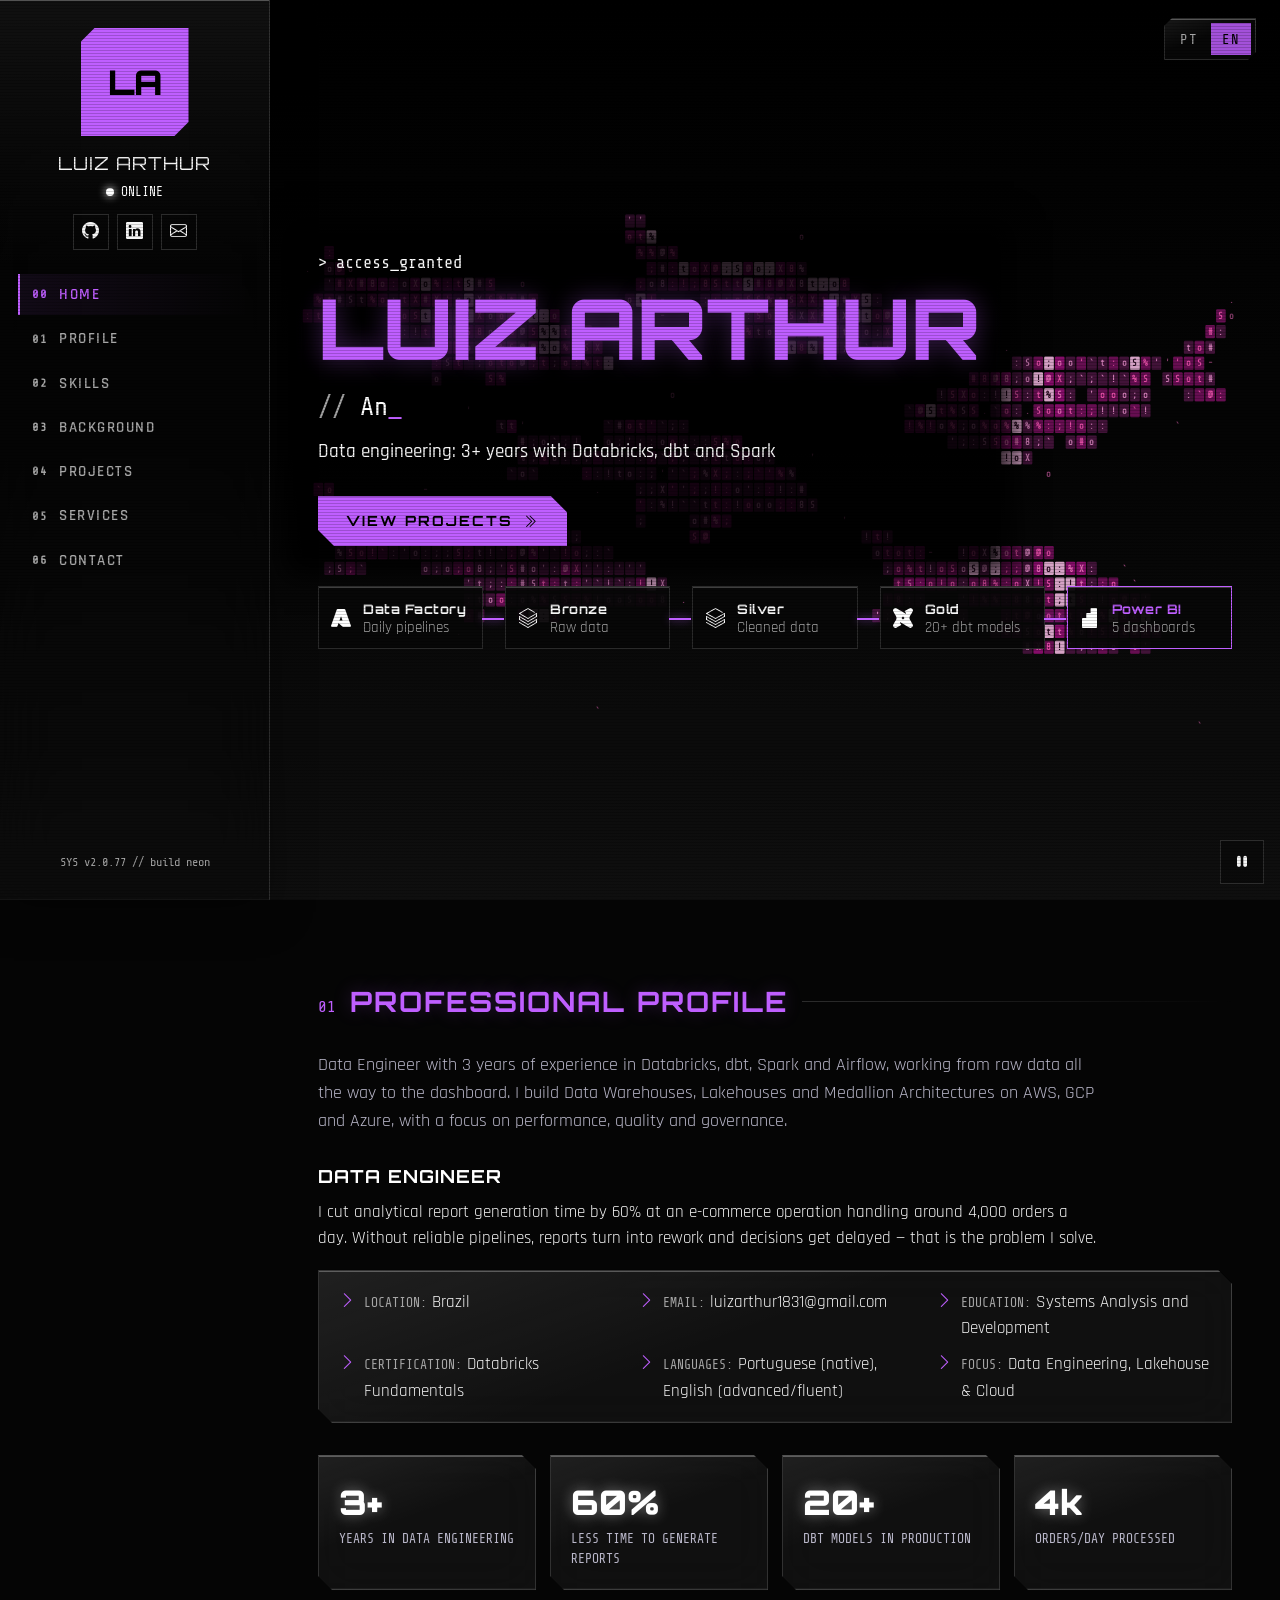
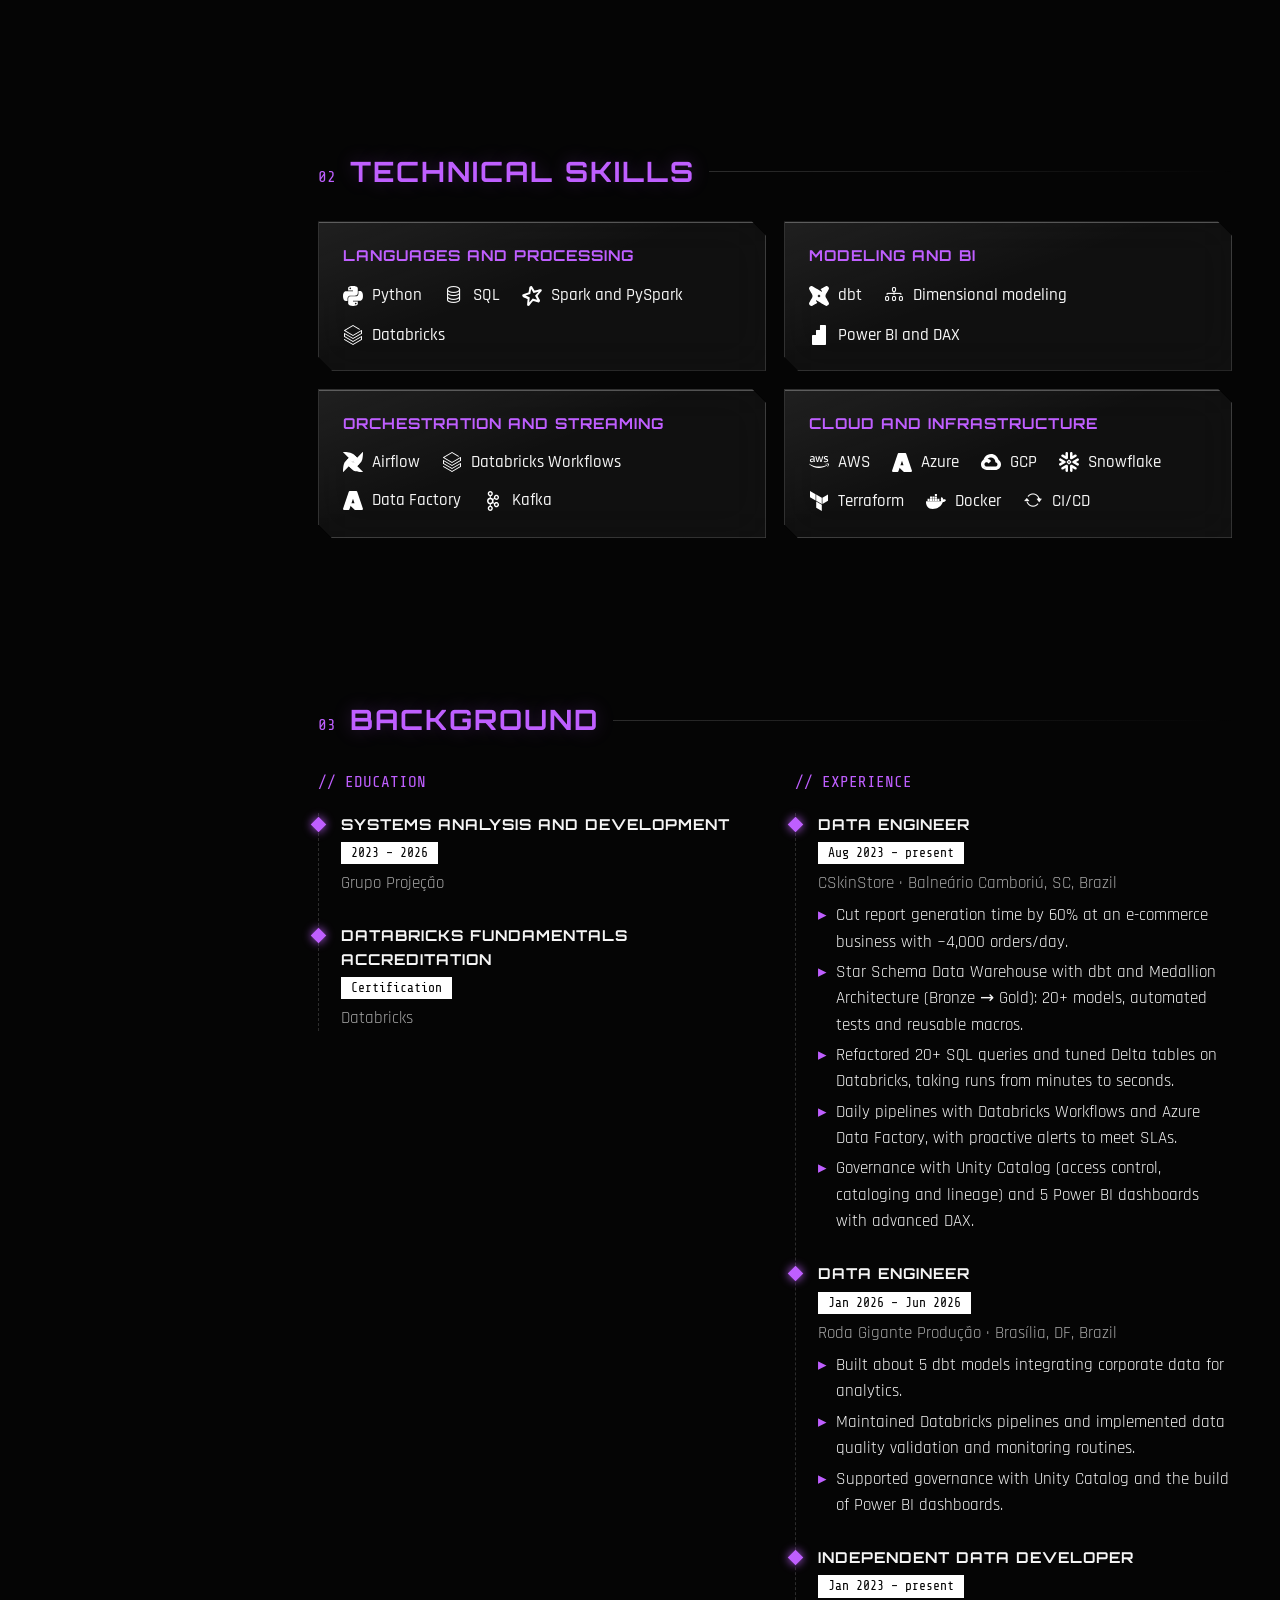
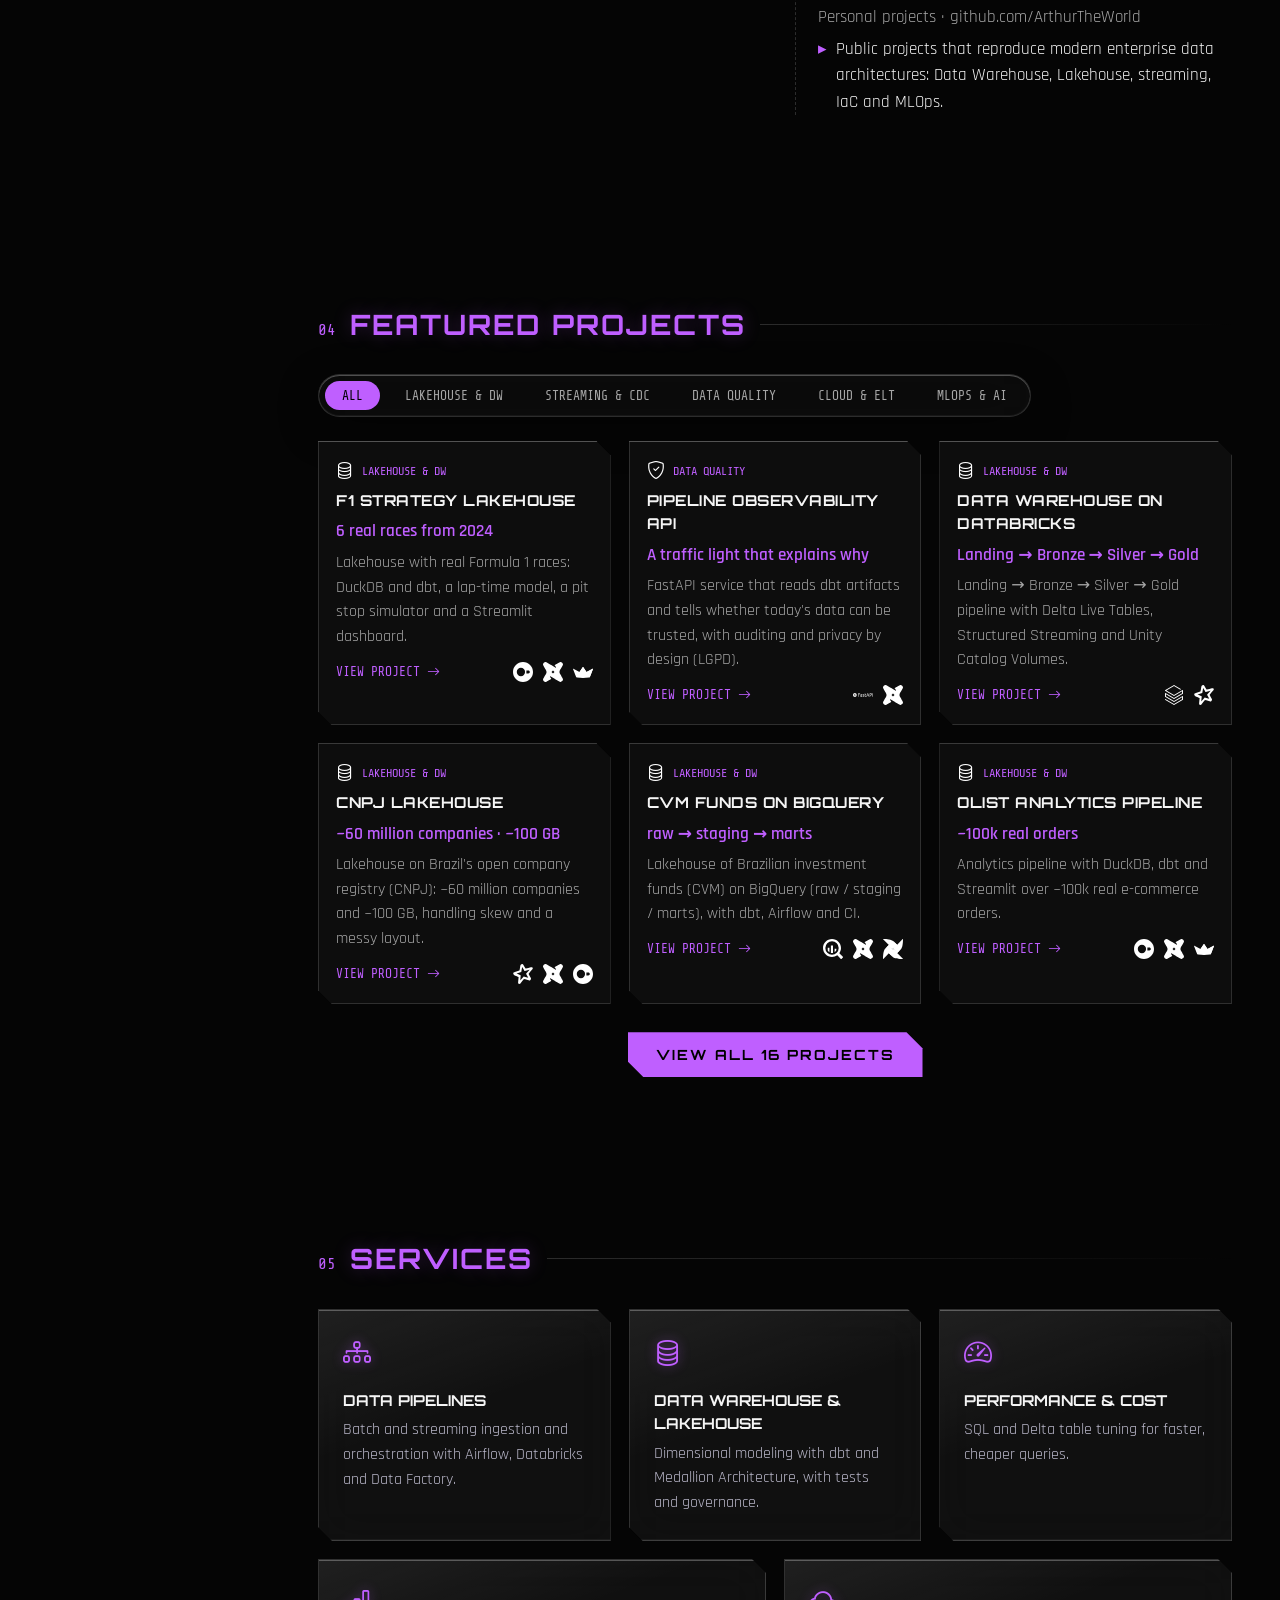
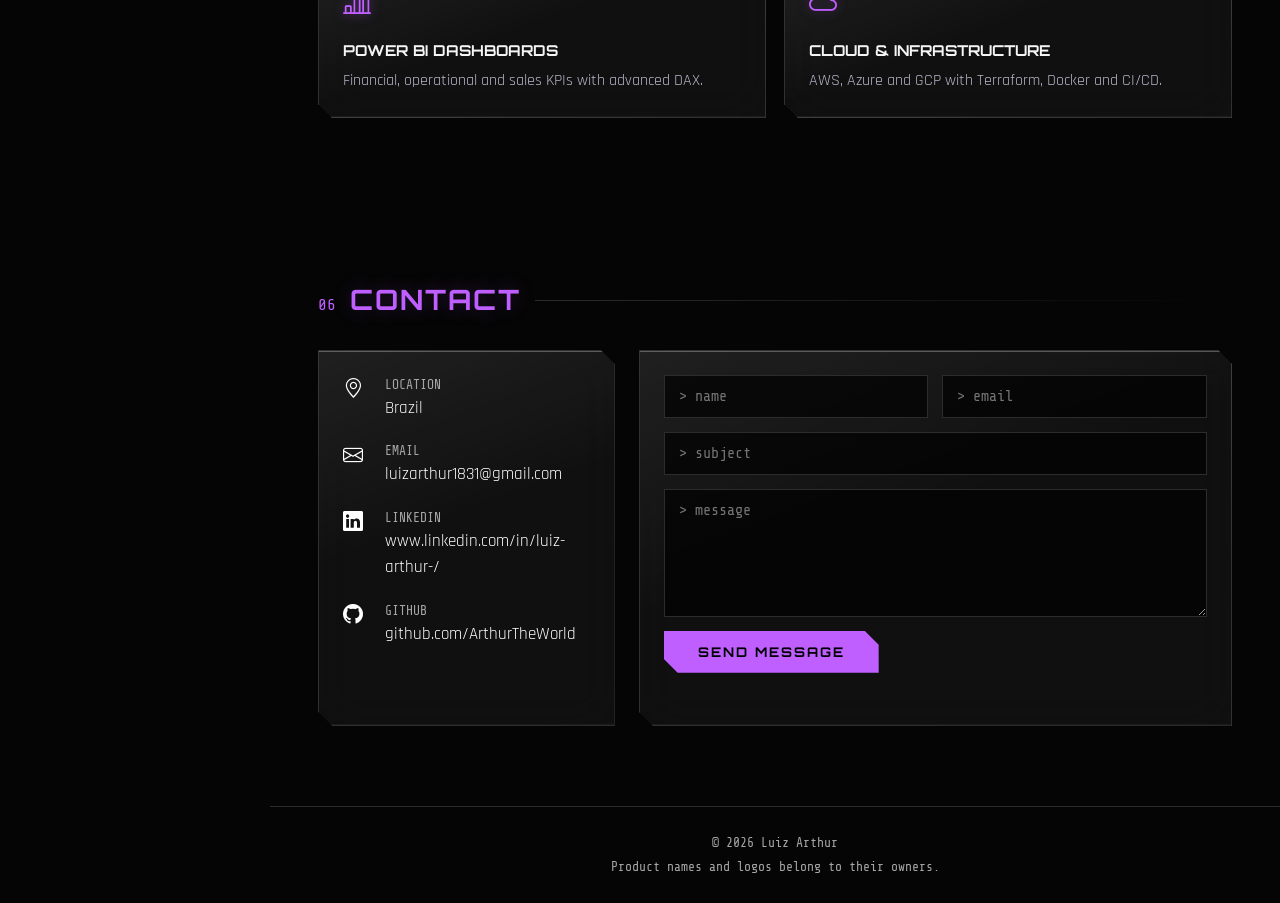
<file: index.html>
<!doctype html>
<html lang="pt-BR">
<head>
  <meta charset="utf-8">
  <meta name="viewport" content="width=device-width, initial-scale=1">
  <title>Portfólio</title>
  <meta name="description" content="Portfólio de Luiz Arthur — Engenheiro de Dados">
  <link rel="preconnect" href="https://fonts.googleapis.com">
  <link href="https://fonts.googleapis.com/css2?family=Orbitron:wght@500;700;900&family=Rajdhani:wght@400;500;600;700&family=Share+Tech+Mono&display=swap" rel="stylesheet">
  <link href="https://cdn.jsdelivr.net/npm/bootstrap-icons@1.11.3/font/bootstrap-icons.min.css" rel="stylesheet">
  <link href="style.css?v=4" rel="stylesheet">
  <link href="vidro.css?v=18" rel="stylesheet">
</head>
<body class="tema-vidro">

  <!-- Fundo: cardume de peixes em caracteres, desenhado por fundo.js -->
  <div class="luzes" aria-hidden="true"></div>

  <!-- Tela de inicialização -->
  <div class="boot" id="boot" aria-hidden="true">
    <pre id="bootTexto"></pre>
  </div>

  <button class="menu-toggle" id="menuToggle" aria-label="Abrir menu" aria-expanded="false"><i class="bi bi-list"></i></button>
  <div class="veu" id="veu"></div>

  <aside class="sidebar" id="sidebar">
    <div class="perfil">
      <div class="avatar" id="avatar"></div>
      <p class="nome" id="sidebarNome"></p>
      <p class="status"><span class="pulso"></span> ONLINE</p>
      <div class="redes" id="redes"></div>
    </div>
    <nav>
      <a href="#inicio" class="ativo"><span>00</span> Início</a>
      <a href="#sobre"><span>01</span> Perfil</a>
      <a href="#habilidades"><span>02</span> Competências</a>
      <a href="#curriculo"><span>03</span> Histórico</a>
      <a href="#projetos"><span>04</span> Projetos</a>
      <a href="#servicos"><span>05</span> Serviços</a>
      <a href="#contato"><span>06</span> Contato</a>
    </nav>
    <p class="versao">SYS v2.0.77 // build neon</p>
  </aside>

  <main>
    <section id="inicio" class="hero">
      <div class="grade"></div>
      <div class="hero-conteudo">
        <p class="pre-titulo">&gt; acesso_concedido</p>
        <h1 id="heroNome" class="glitch"></h1>
        <p class="digitando">// <span id="digitado"></span><span class="cursor">_</span></p>
        <p class="fato-hero" id="heroFato"></p>
        <a href="#projetos" class="botao">Ver projetos <i class="bi bi-chevron-double-right"></i></a>
        <ol class="pipeline" id="pipeline" aria-label="Caminho do dado: da ingestão aos dashboards"></ol>
      </div>
    </section>

    <section id="sobre">
      <div class="titulo-secao"><span>01</span><h2>Perfil profissional</h2></div>
      <p id="resumo" class="lead"></p>
      <div class="sobre-grid">
        <div>
          <h3 id="sobreTitulo"></h3>
          <p id="destaque"></p>
          <ul class="info" id="info"></ul>
        </div>
      </div>
      <div class="numeros" id="numeros"></div>
    </section>

    <section id="habilidades" class="alt">
      <div class="titulo-secao"><span>02</span><h2>Competências técnicas</h2></div>
      <div class="barras" id="barras"></div>
    </section>

    <section id="curriculo">
      <div class="titulo-secao"><span>03</span><h2>Histórico</h2></div>
      <div class="curriculo-grid">
        <div>
          <h3 class="subtitulo">Formação</h3>
          <div class="linha-tempo" id="formacao"></div>
        </div>
        <div>
          <h3 class="subtitulo">Experiência</h3>
          <div class="linha-tempo" id="experiencias"></div>
        </div>
      </div>
    </section>

    <section id="projetos" class="alt">
      <div class="titulo-secao"><span>04</span><h2>Projetos em destaque</h2></div>
      <div class="filtros" id="filtros"></div>
      <div class="projetos-grid" id="projetosGrid"></div>
      <button type="button" class="botao ver-todos" id="verTodos" hidden></button>
    </section>

    <section id="servicos">
      <div class="titulo-secao"><span>05</span><h2>Serviços</h2></div>
      <div class="servicos-grid" id="servicosGrid"></div>
    </section>

    <section id="contato" class="alt">
      <div class="titulo-secao"><span>06</span><h2>Contato</h2></div>
      <div class="contato-grid">
        <div class="contato-info" id="contatoInfo"></div>
        <form id="formContato">
          <div class="linha">
            <input name="nome" placeholder="> nome" required>
            <input name="email" type="email" placeholder="> email" required>
          </div>
          <input name="assunto" placeholder="> assunto" required>
          <textarea name="mensagem" rows="6" placeholder="> mensagem" required></textarea>
          <button type="submit">Enviar mensagem</button>
          <p class="status-form" id="statusForm"></p>
        </form>
      </div>
    </section>

    <footer>
      <p>© <span id="ano"></span> <span id="rodapeNome"></span></p>
      <p class="marcas">Nomes e logos de produtos pertencem aos seus donos.</p>
    </footer>
  </main>

  <script src="dados.js?v=3"></script>
  <script src="idioma.js?v=1"></script>
  <script src="script.js?v=5"></script>
  <script src="fundo.js?v=20"></script>
  <script>
    // Efeito glitch usa o nome como texto das camadas
    document.getElementById("heroNome").dataset.text = DADOS.nome;

    // Tela de inicialização (só na primeira visita da sessão)
    (function () {
      const boot = document.getElementById("boot");
      let jaViu = false;
      try { jaViu = sessionStorage.getItem("boot") === "1"; sessionStorage.setItem("boot", "1"); } catch {}
      // A pipeline se desenha quando o site aparece; com "menos movimento" ela já fica pronta
      const pipeline = document.getElementById("pipeline");
      const ligar = () => pipeline.classList.add("ligar");
      if (matchMedia("(prefers-reduced-motion: reduce)").matches) { boot.remove(); return; }
      if (jaViu) { boot.remove(); ligar(); return; }
      const linhas = [
        "> iniciando sistema..........OK",
        "> carregando pipelines.......OK",
        "> conectando ao lakehouse....OK",
        "> verificando credenciais....OK",
        "> bem-vindo,",
      ].map(tr);
      linhas[linhas.length - 1] += ` ${DADOS.nome.toUpperCase()}`;
      const pre = document.getElementById("bootTexto");
      linhas.forEach((l, i) => setTimeout(() => (pre.textContent += l + "\n"), 100 * i));
      setTimeout(() => { boot.classList.add("sair"); ligar(); }, 100 * linhas.length + 100);
      setTimeout(() => boot.remove(), 100 * linhas.length + 280);
      boot.addEventListener("click", () => { boot.remove(); ligar(); });
    })();
  </script>
</body>
</html>
</file>
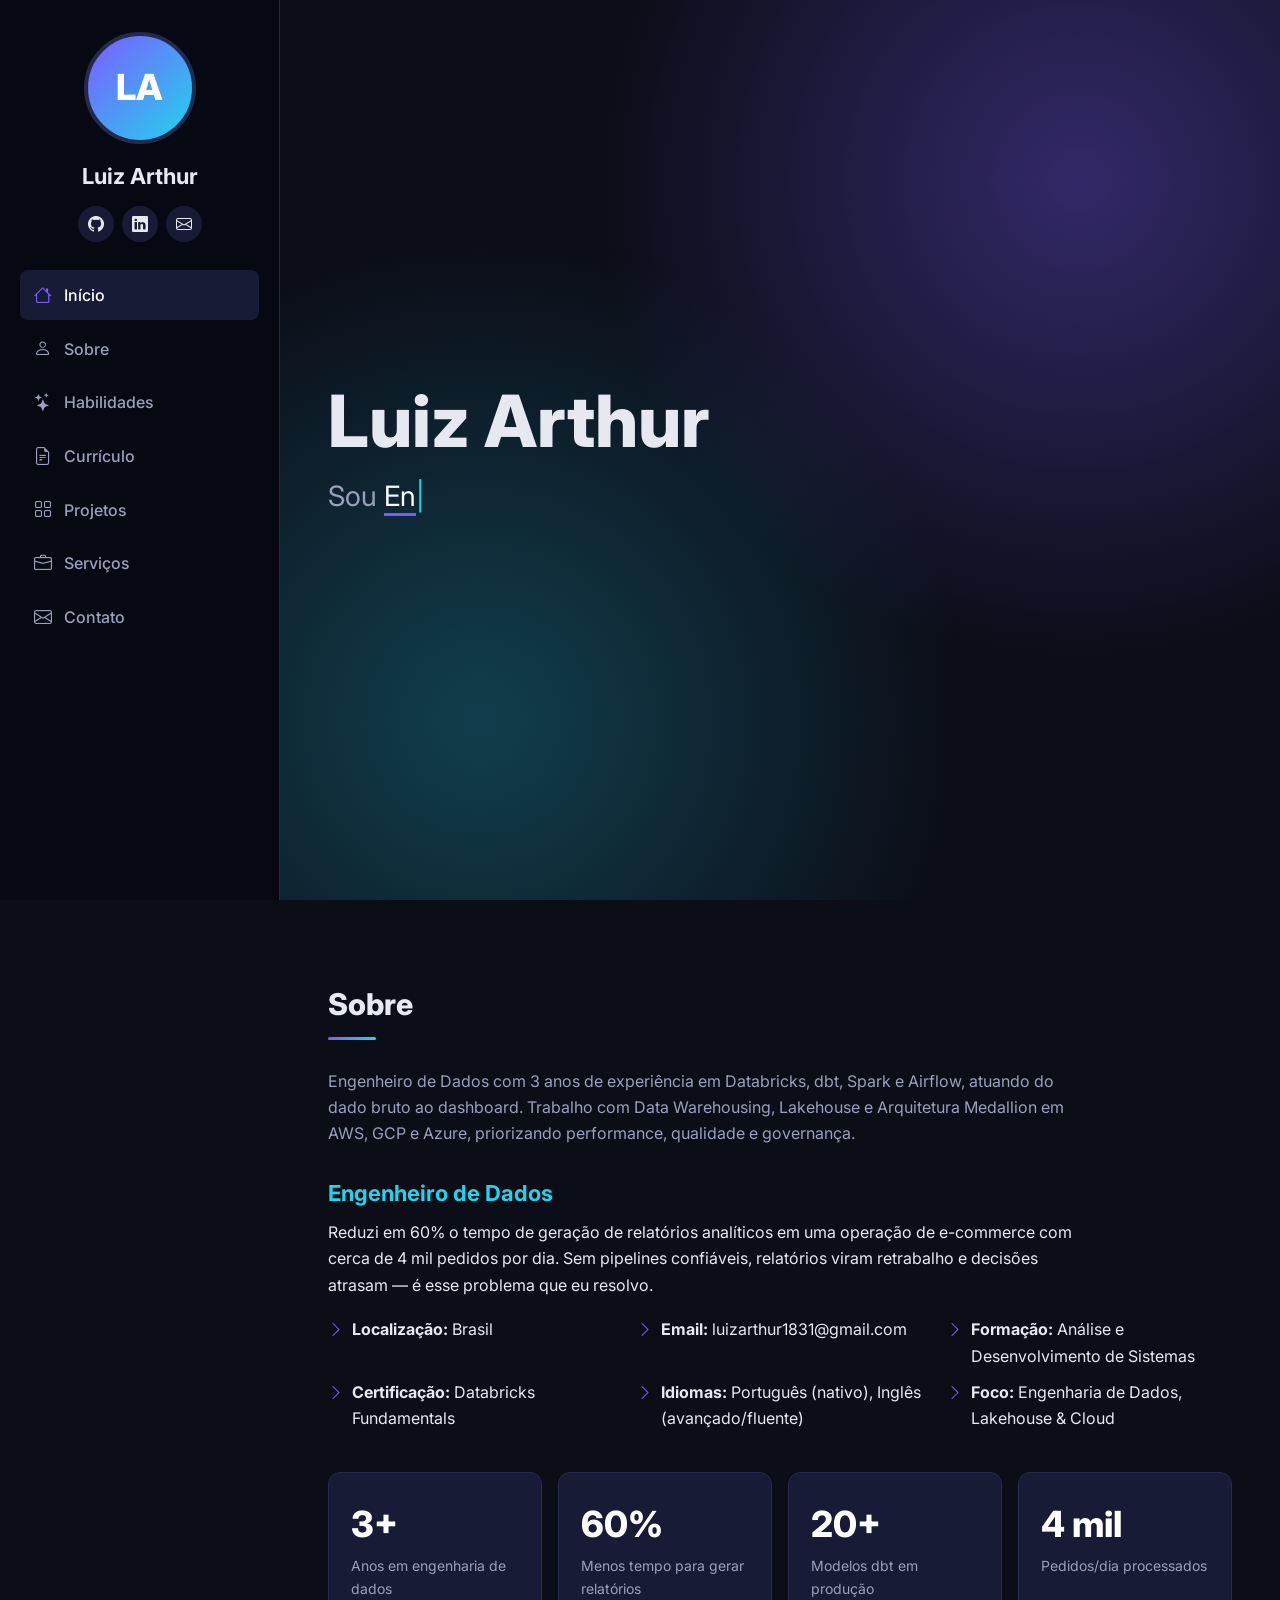
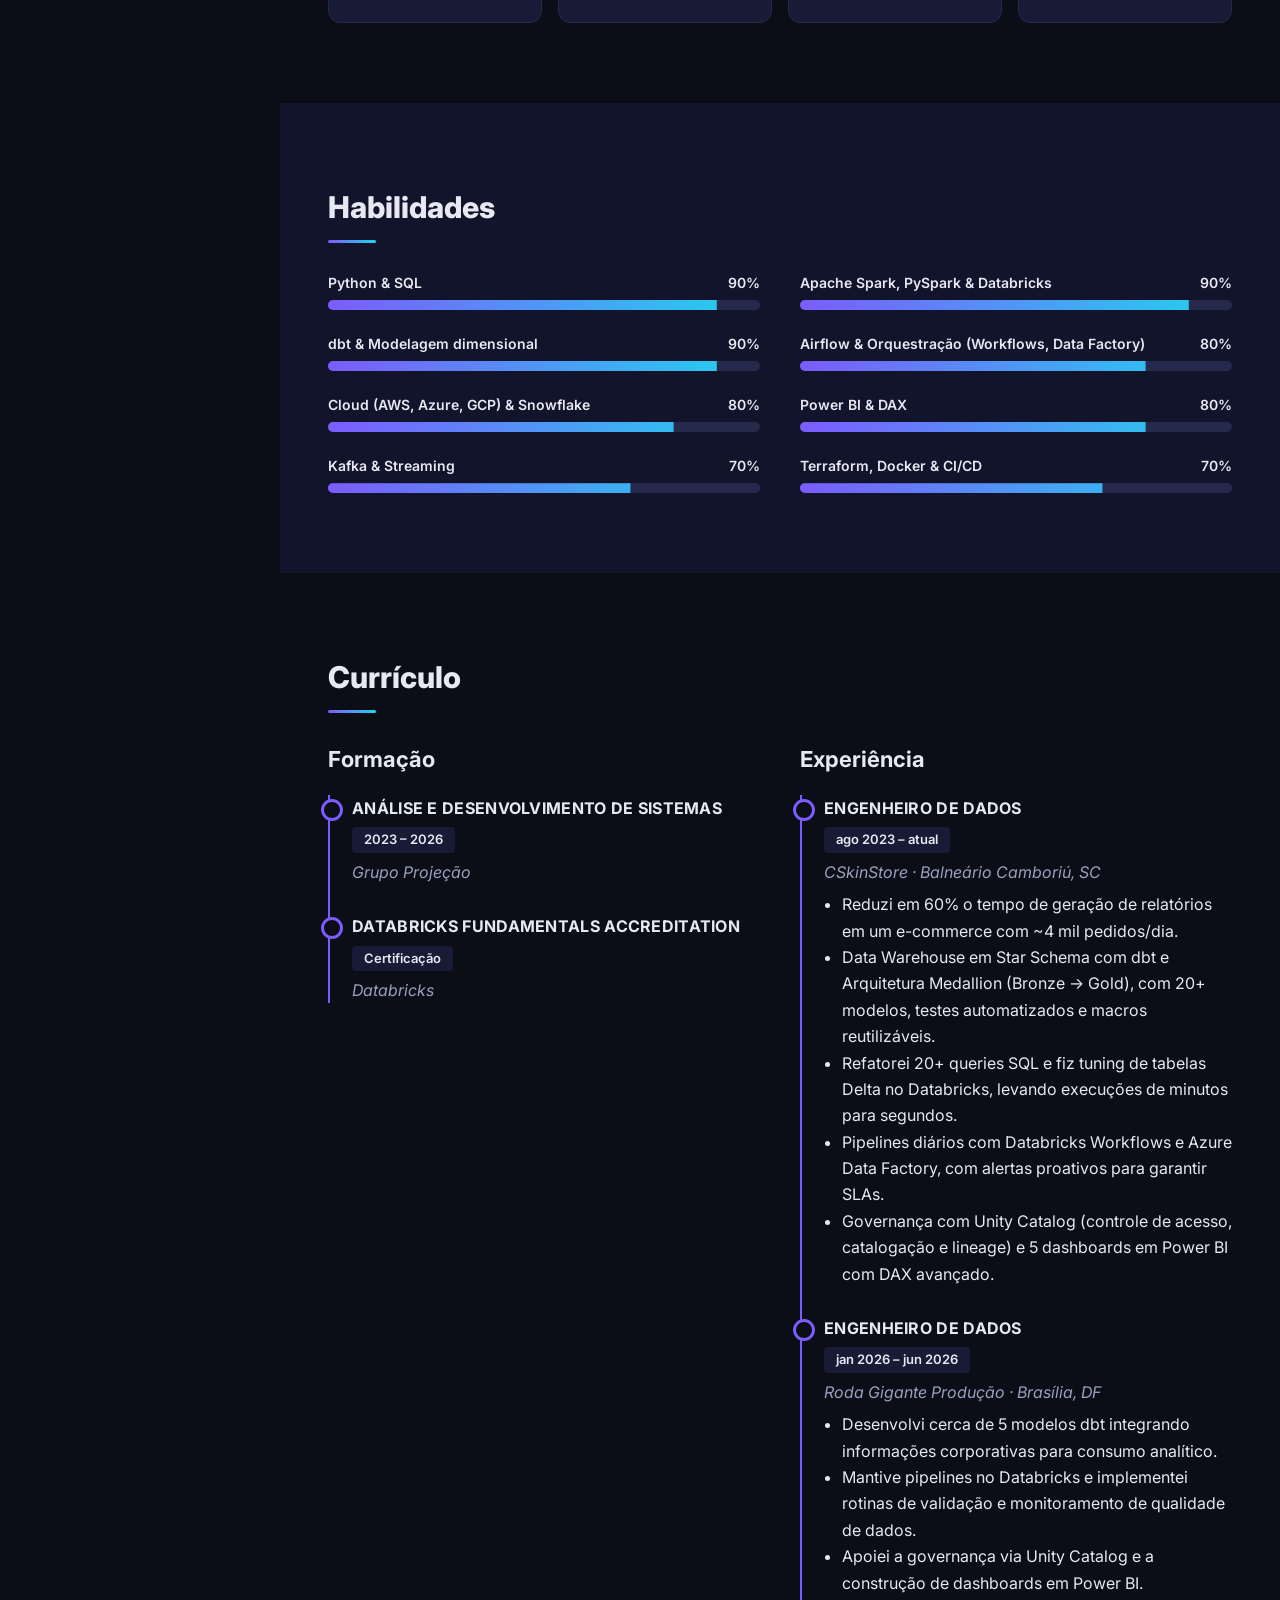
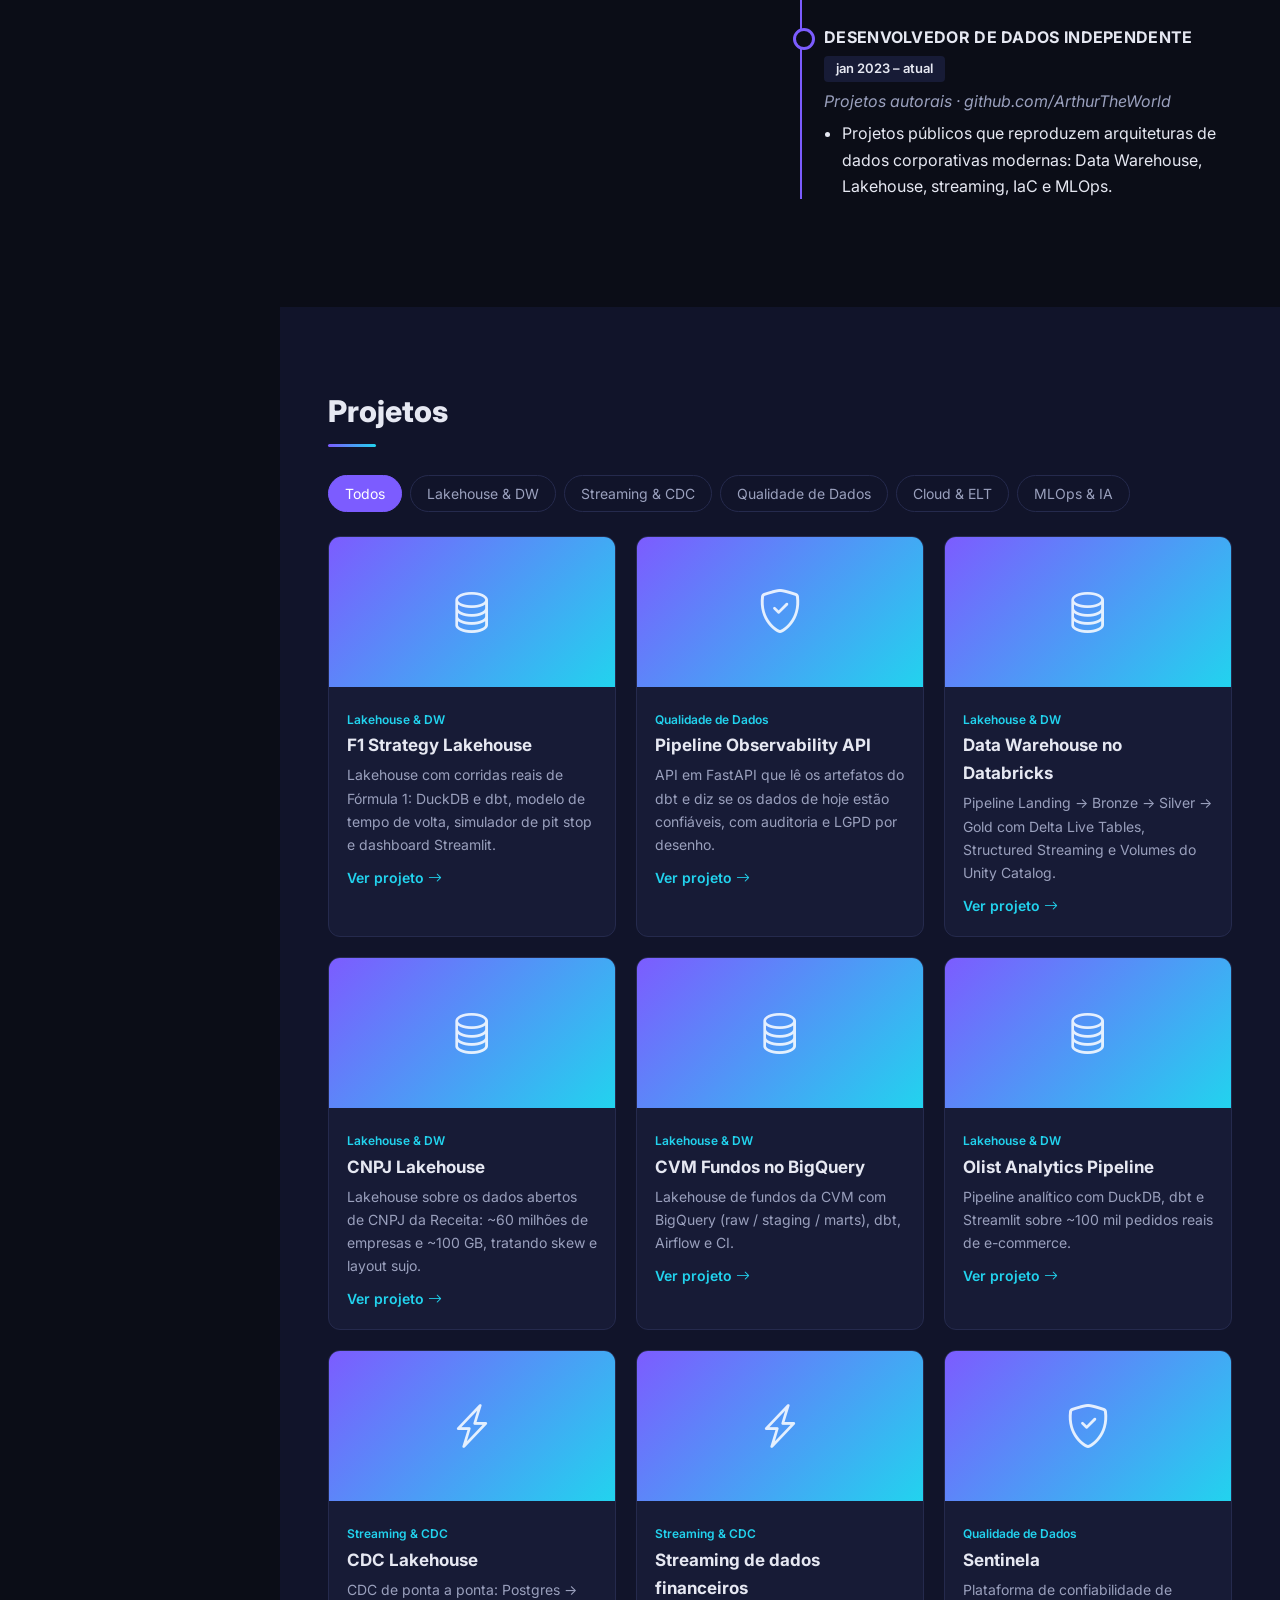
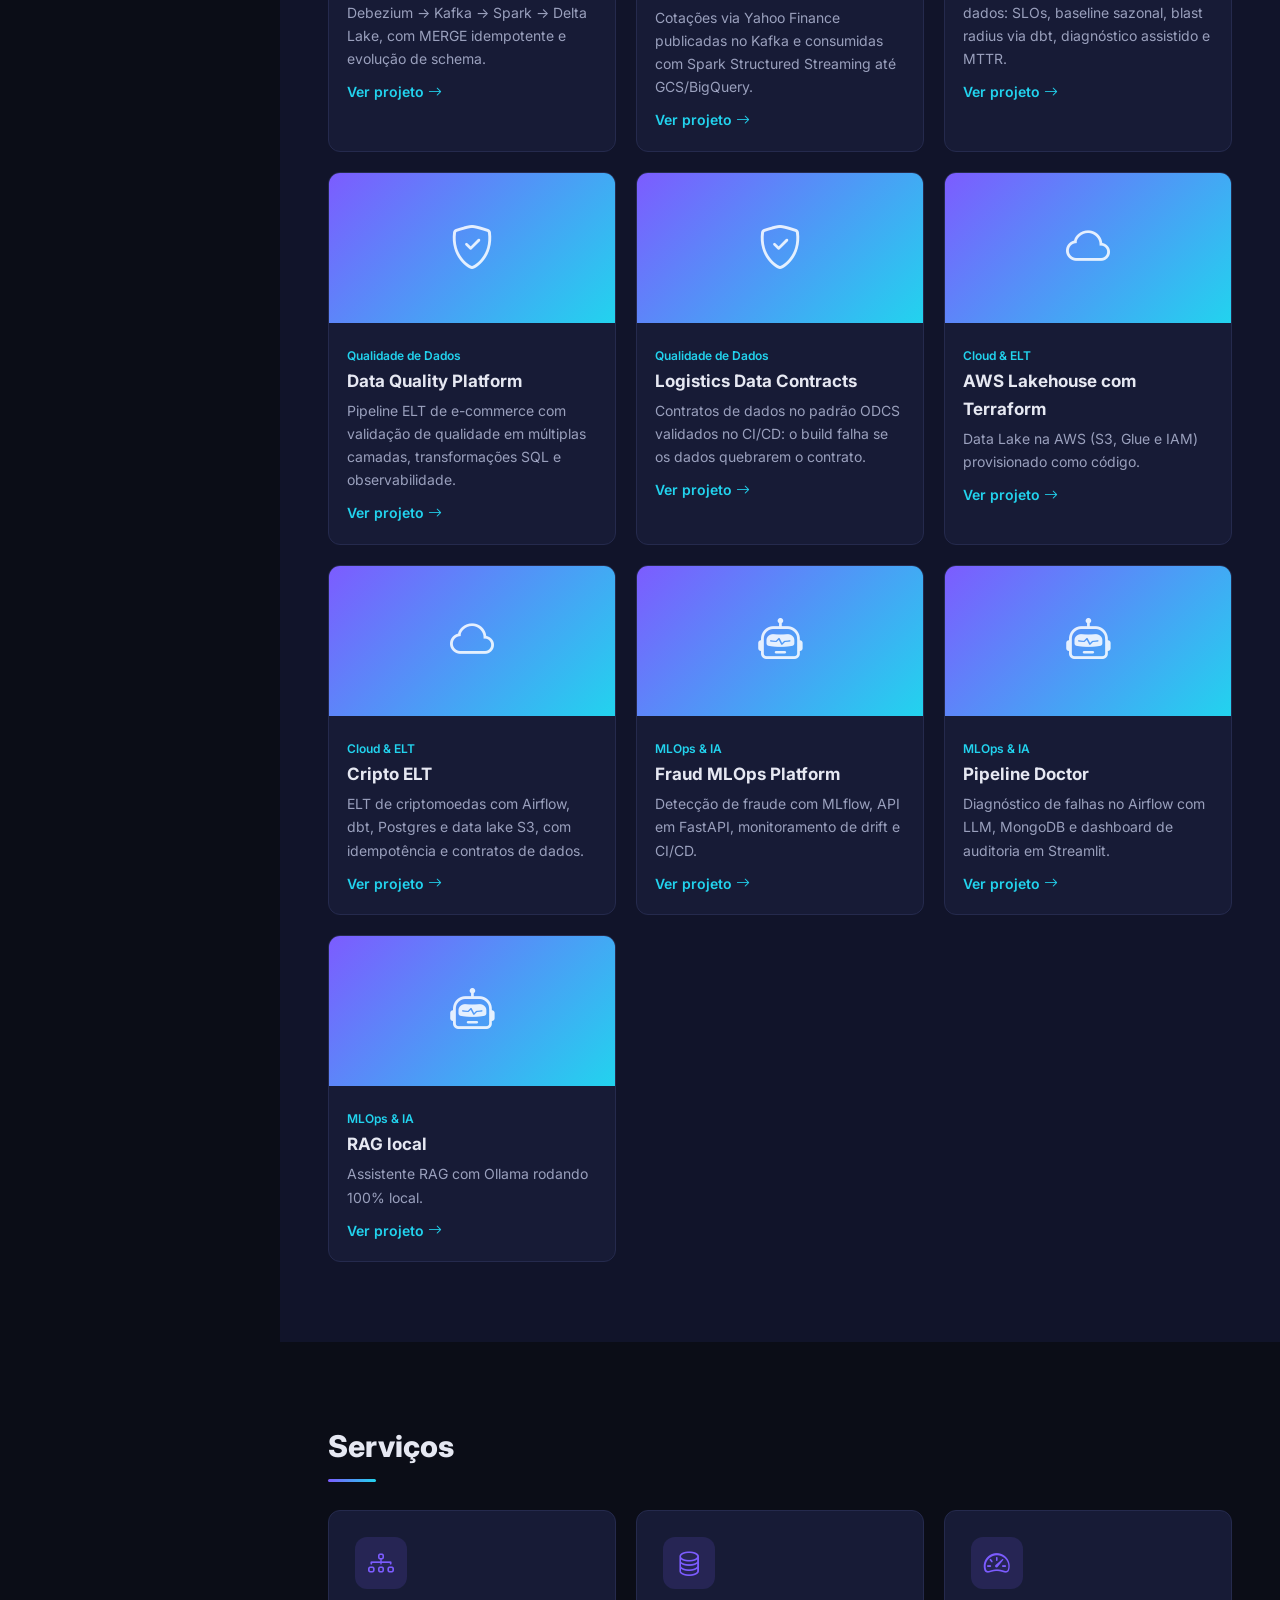
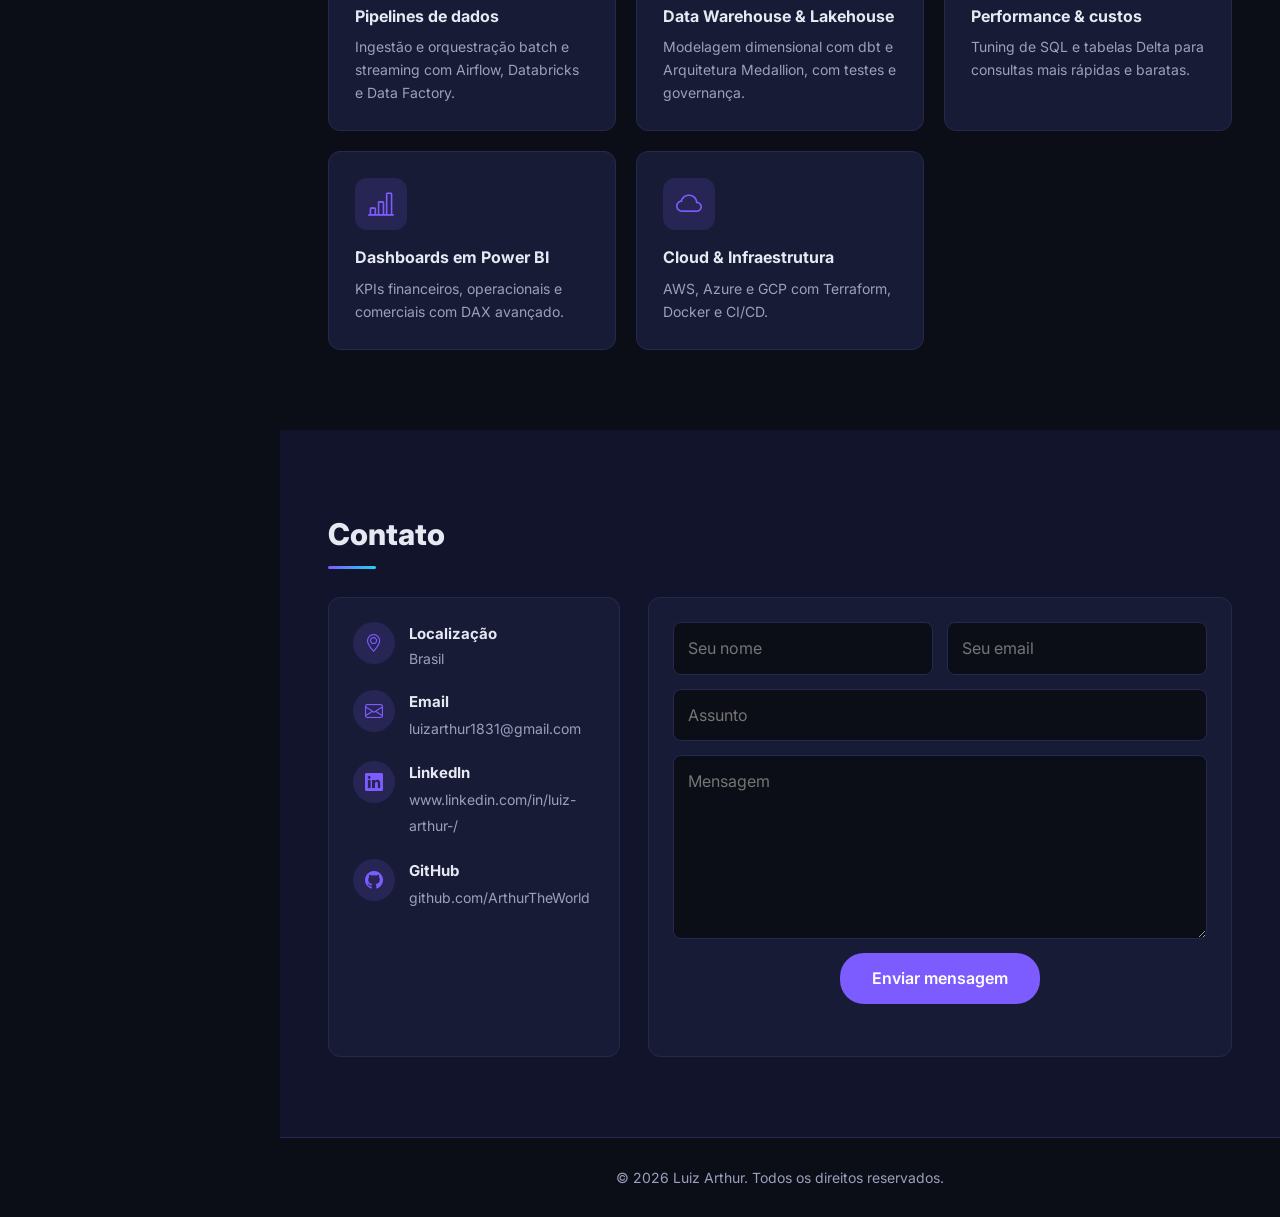
<file: classico/index.html>
<!doctype html>
<html lang="pt-BR">
<head>
  <meta charset="utf-8">
  <meta name="viewport" content="width=device-width, initial-scale=1">
  <title>Portfólio</title>
  <meta name="description" content="Portfólio pessoal">
  <link rel="preconnect" href="https://fonts.googleapis.com">
  <link href="https://fonts.googleapis.com/css2?family=Inter:wght@400;500;600;700;800&display=swap" rel="stylesheet">
  <link href="https://cdn.jsdelivr.net/npm/bootstrap-icons@1.11.3/font/bootstrap-icons.min.css" rel="stylesheet">
  <link href="style.css" rel="stylesheet">
</head>
<body>

  <button class="menu-toggle" id="menuToggle" aria-label="Abrir menu"><i class="bi bi-list"></i></button>

  <!-- Barra lateral -->
  <aside class="sidebar" id="sidebar">
    <div class="perfil">
      <div class="avatar" id="avatar"></div>
      <h1 id="sidebarNome"></h1>
      <div class="redes" id="redes"></div>
    </div>
    <nav>
      <a href="#inicio" class="ativo"><i class="bi bi-house"></i> Início</a>
      <a href="#sobre"><i class="bi bi-person"></i> Sobre</a>
      <a href="#habilidades"><i class="bi bi-stars"></i> Habilidades</a>
      <a href="#curriculo"><i class="bi bi-file-earmark-text"></i> Currículo</a>
      <a href="#projetos"><i class="bi bi-grid"></i> Projetos</a>
      <a href="#servicos"><i class="bi bi-briefcase"></i> Serviços</a>
      <a href="#contato"><i class="bi bi-envelope"></i> Contato</a>
    </nav>
  </aside>

  <main>
    <!-- Início -->
    <section id="inicio" class="hero">
      <div class="hero-conteudo">
        <h2 id="heroNome"></h2>
        <p class="digitando">Sou <span id="digitado"></span><span class="cursor">|</span></p>
      </div>
    </section>

    <!-- Sobre -->
    <section id="sobre">
      <div class="titulo-secao"><h2>Sobre</h2></div>
      <p id="resumo" class="lead"></p>
      <div class="sobre-grid">
        <div>
          <h3 id="sobreTitulo"></h3>
          <p id="destaque"></p>
          <ul class="info" id="info"></ul>
        </div>
      </div>
      <div class="numeros" id="numeros"></div>
    </section>

    <!-- Habilidades -->
    <section id="habilidades" class="alt">
      <div class="titulo-secao"><h2>Habilidades</h2></div>
      <div class="barras" id="barras"></div>
    </section>

    <!-- Currículo -->
    <section id="curriculo">
      <div class="titulo-secao"><h2>Currículo</h2></div>
      <div class="curriculo-grid">
        <div>
          <h3 class="subtitulo">Formação</h3>
          <div class="linha-tempo" id="formacao"></div>
        </div>
        <div>
          <h3 class="subtitulo">Experiência</h3>
          <div class="linha-tempo" id="experiencias"></div>
        </div>
      </div>
    </section>

    <!-- Projetos -->
    <section id="projetos" class="alt">
      <div class="titulo-secao"><h2>Projetos</h2></div>
      <div class="filtros" id="filtros"></div>
      <div class="projetos-grid" id="projetosGrid"></div>
    </section>

    <!-- Serviços -->
    <section id="servicos">
      <div class="titulo-secao"><h2>Serviços</h2></div>
      <div class="servicos-grid" id="servicosGrid"></div>
    </section>

    <!-- Contato -->
    <section id="contato" class="alt">
      <div class="titulo-secao"><h2>Contato</h2></div>
      <div class="contato-grid">
        <div class="contato-info" id="contatoInfo"></div>
        <form id="formContato">
          <div class="linha">
            <input name="nome" placeholder="Seu nome" required>
            <input name="email" type="email" placeholder="Seu email" required>
          </div>
          <input name="assunto" placeholder="Assunto" required>
          <textarea name="mensagem" rows="6" placeholder="Mensagem" required></textarea>
          <button type="submit">Enviar mensagem</button>
          <p class="status" id="statusForm"></p>
        </form>
      </div>
    </section>

    <footer>
      <p>© <span id="ano"></span> <span id="rodapeNome"></span>. Todos os direitos reservados.</p>
    </footer>
  </main>

  <script src="../dados.js"></script>
  <script src="../script.js"></script>
</body>
</html>
</file>
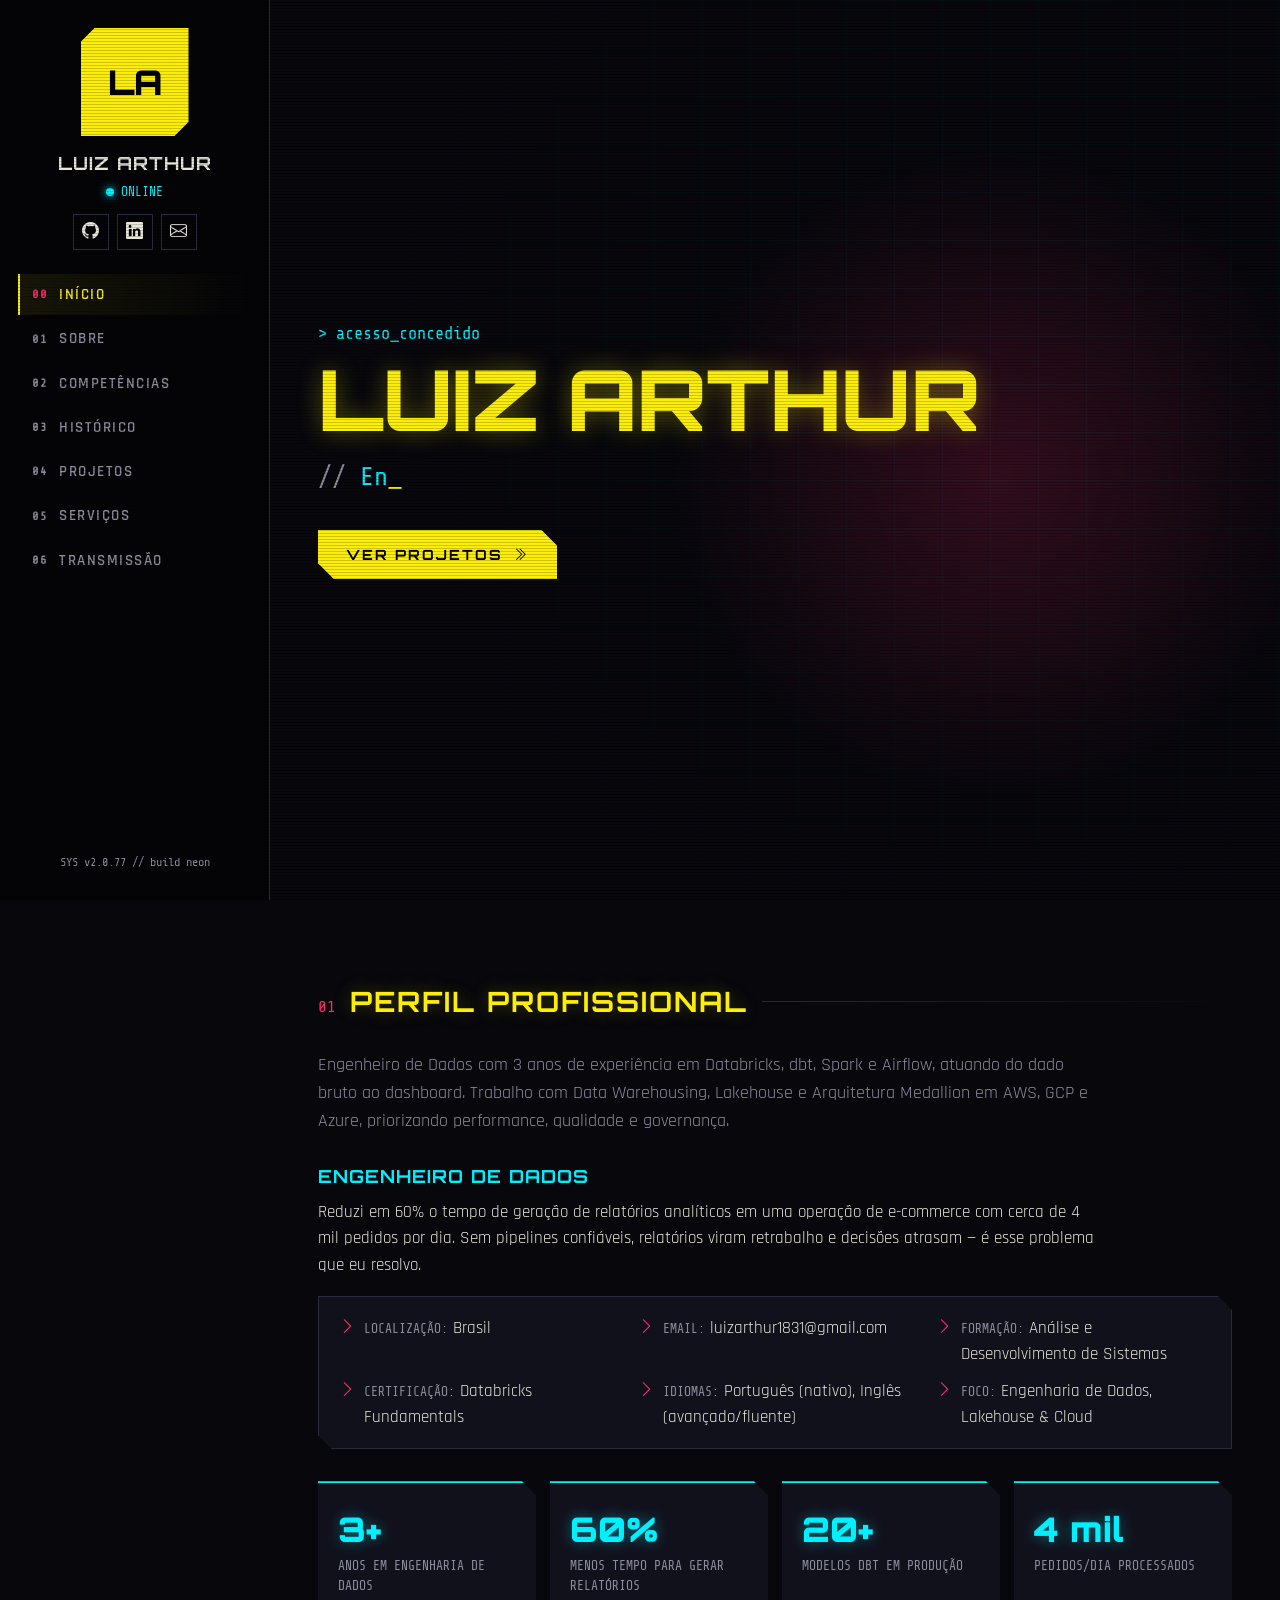
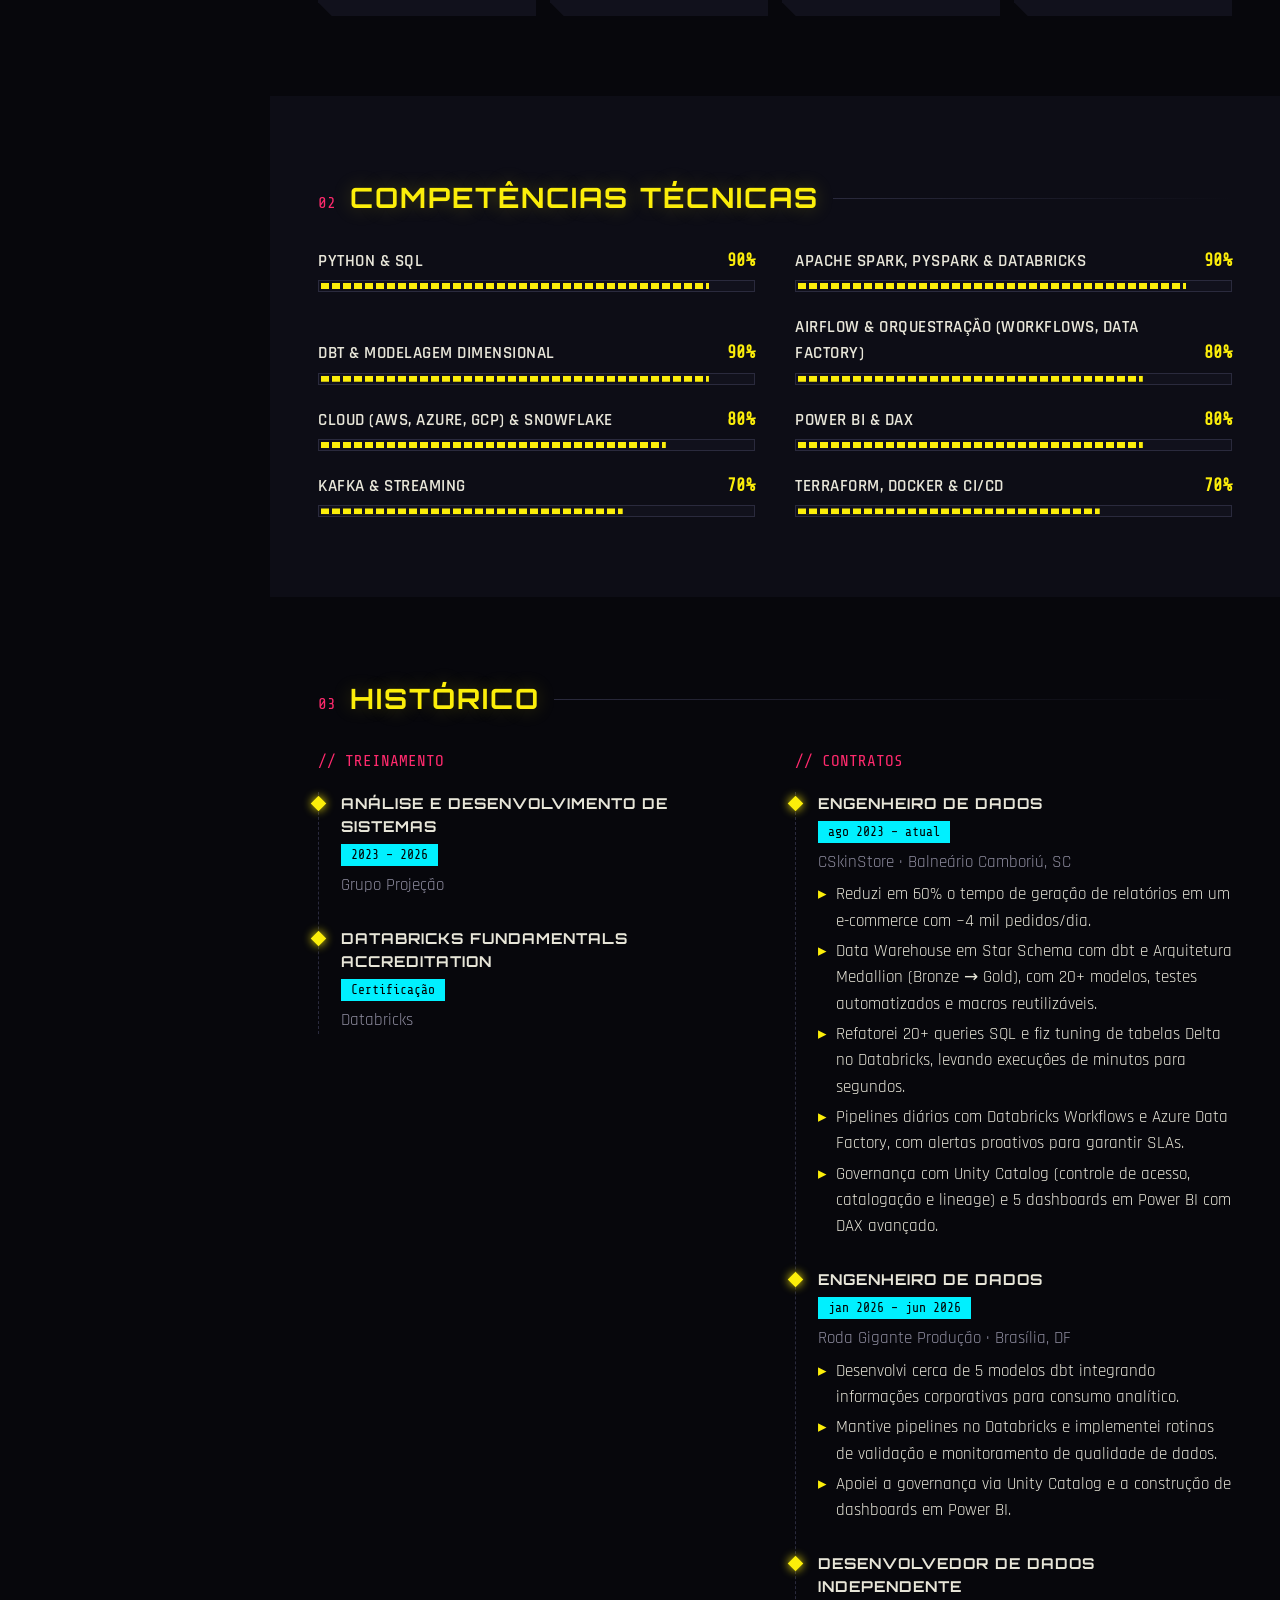
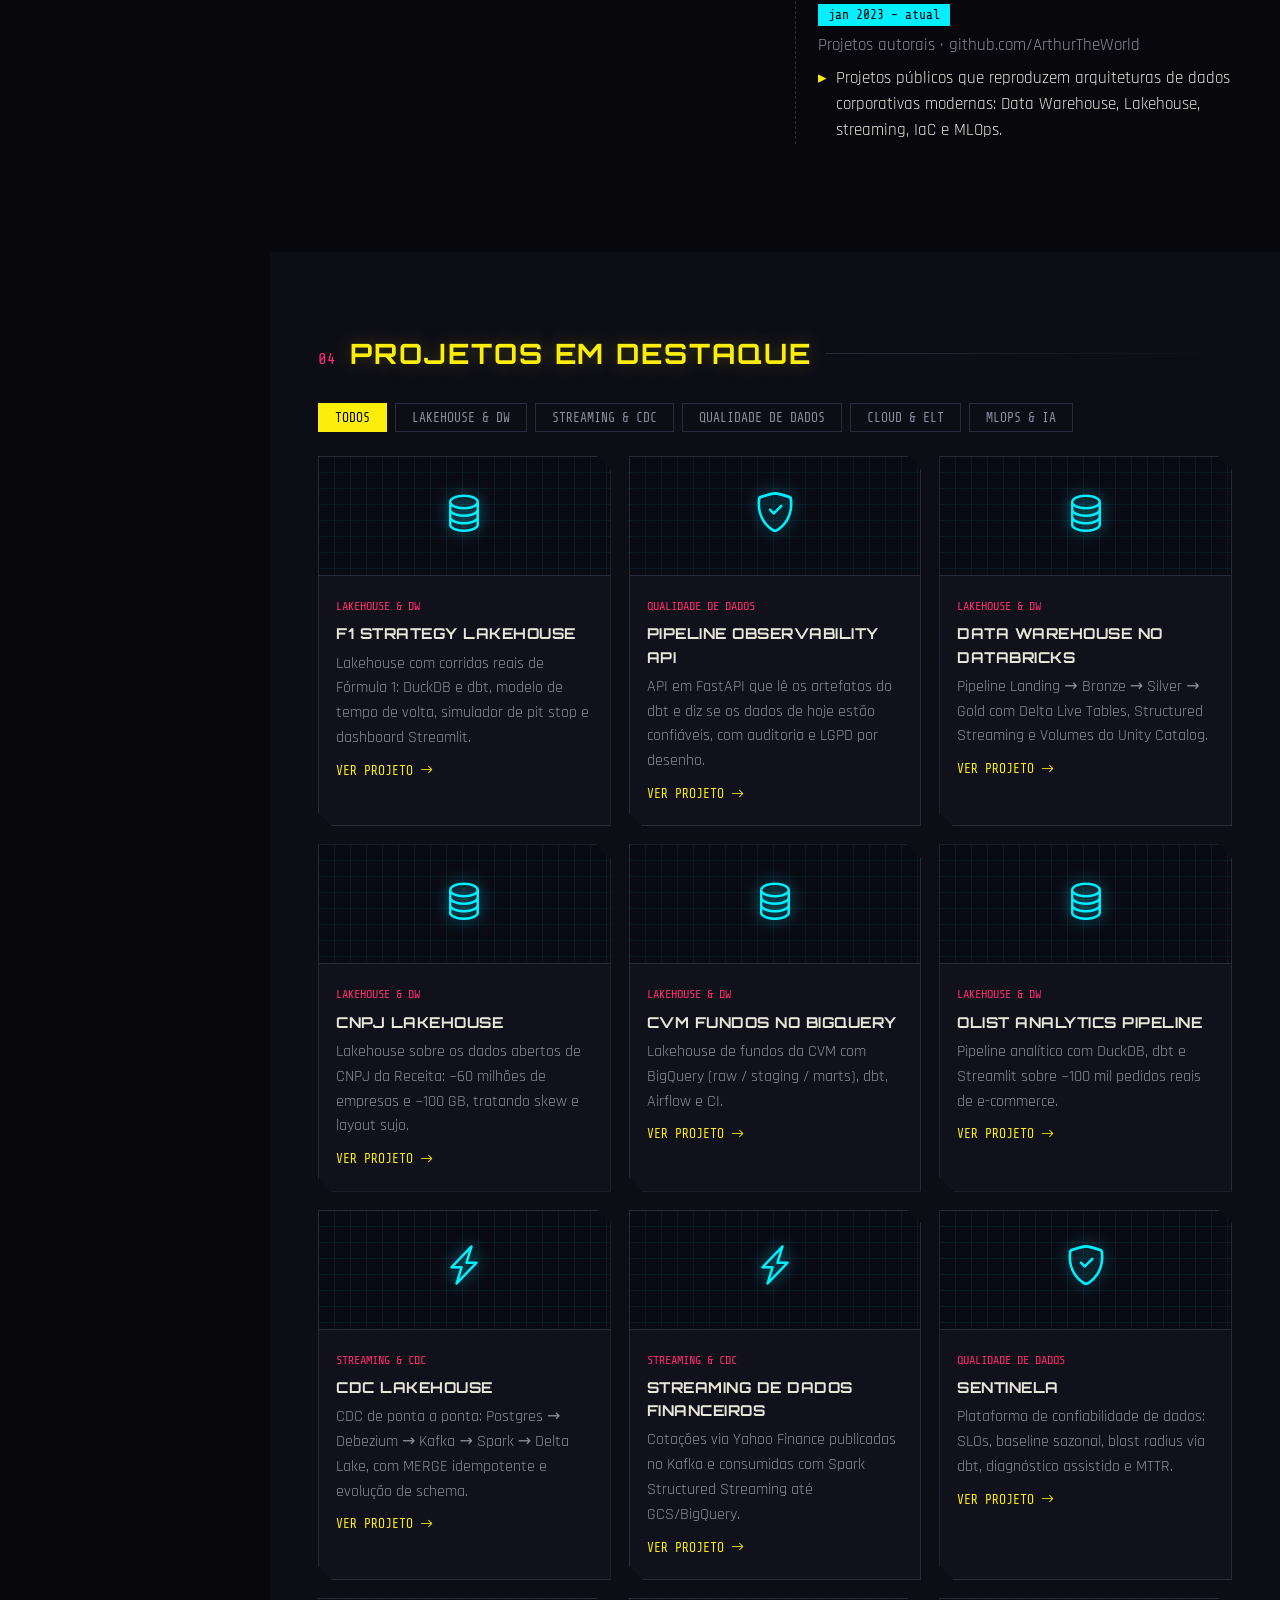
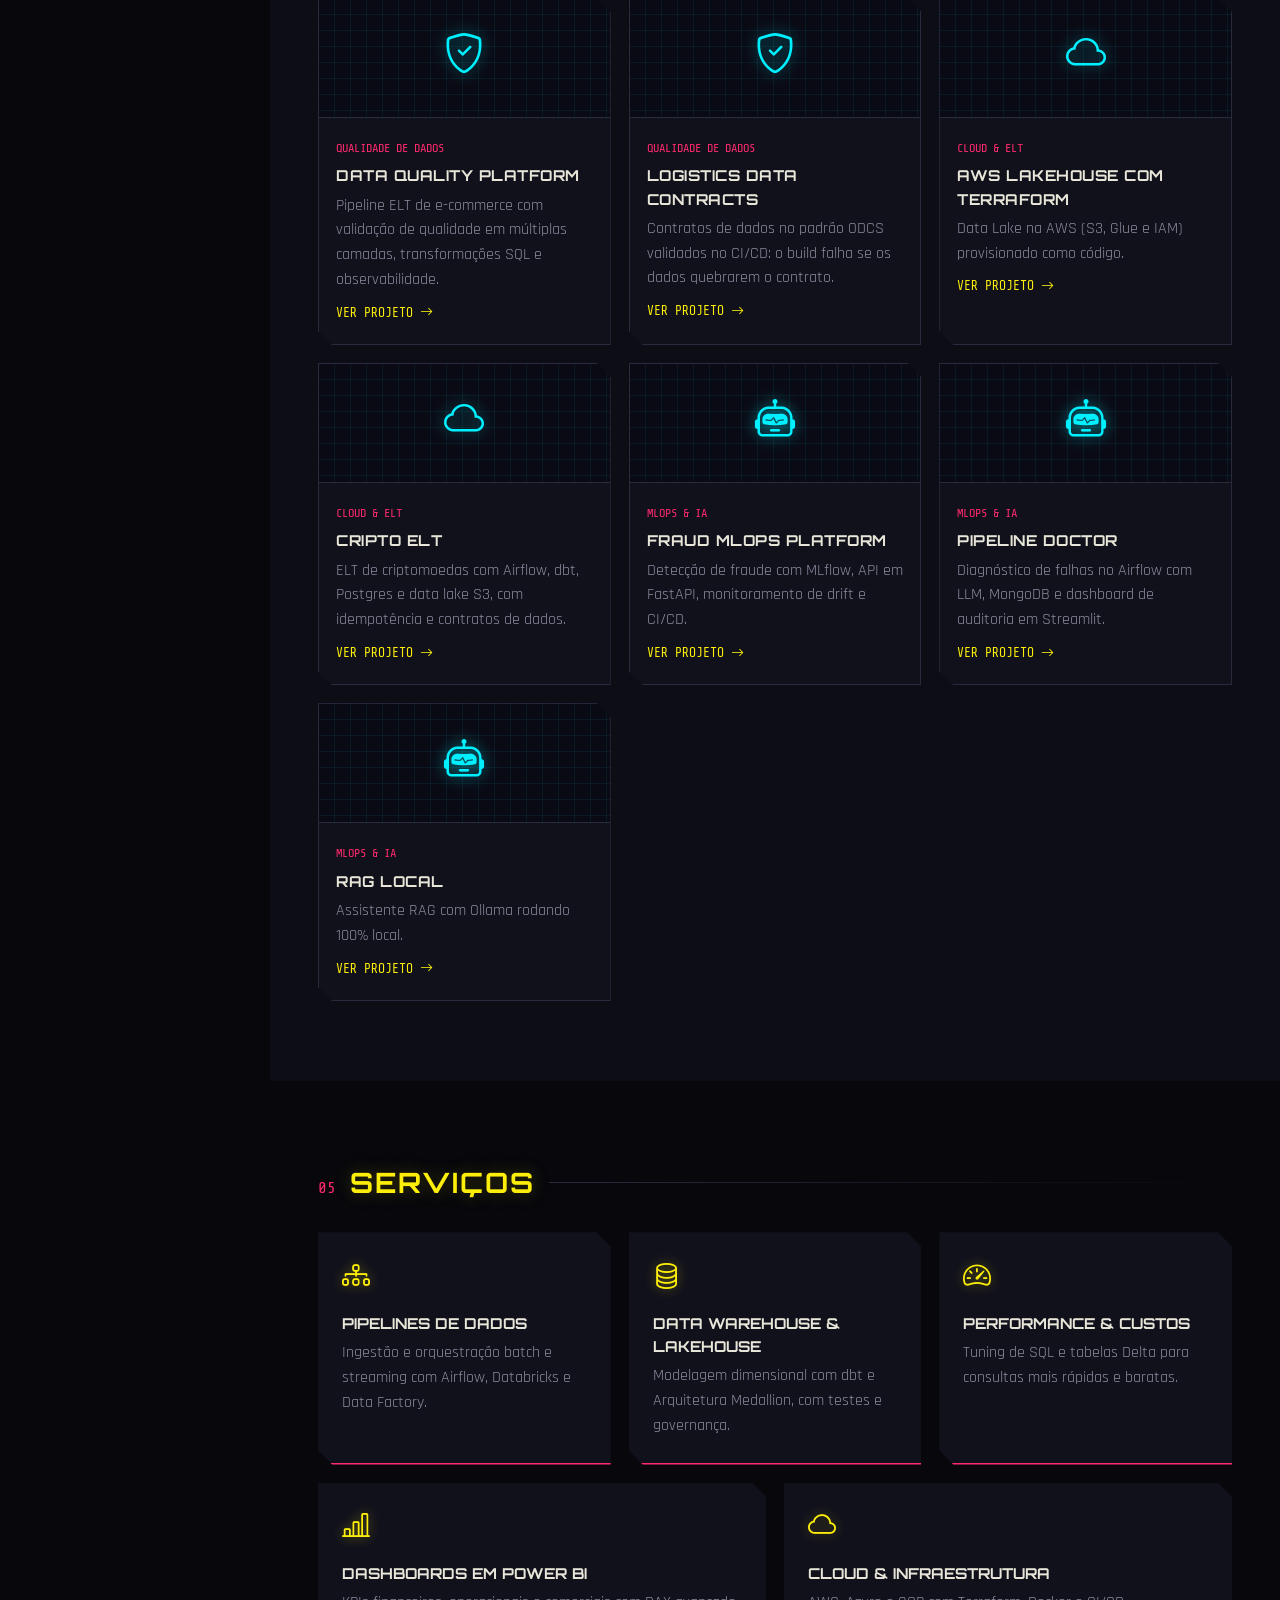
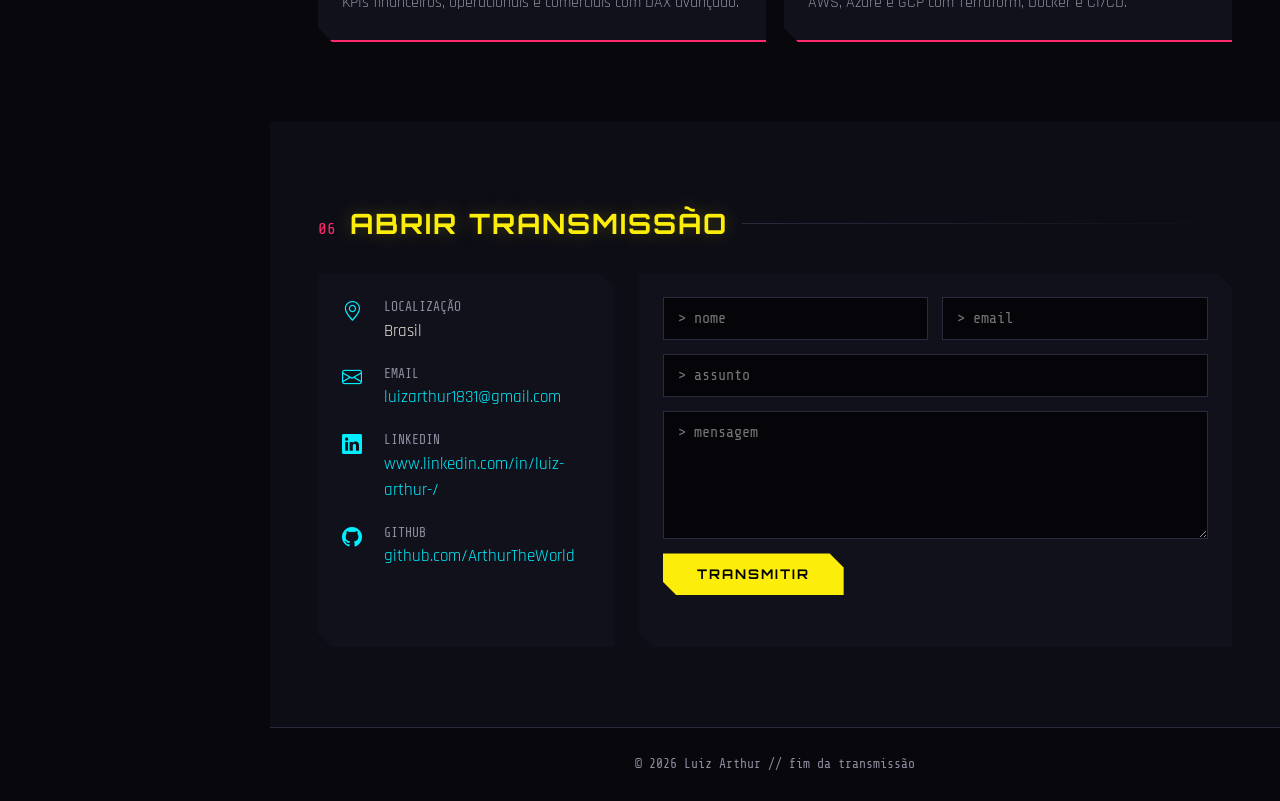
<file: neon/index.html>
<!doctype html>
<html lang="pt-BR">
<head>
  <meta charset="utf-8">
  <meta name="viewport" content="width=device-width, initial-scale=1">
  <title>Portfólio</title>
  <meta name="description" content="Portfólio de Luiz Arthur — Engenheiro de Dados">
  <link rel="preconnect" href="https://fonts.googleapis.com">
  <link href="https://fonts.googleapis.com/css2?family=Orbitron:wght@500;700;900&family=Rajdhani:wght@400;500;600;700&family=Share+Tech+Mono&display=swap" rel="stylesheet">
  <link href="https://cdn.jsdelivr.net/npm/bootstrap-icons@1.11.3/font/bootstrap-icons.min.css" rel="stylesheet">
  <link href="../style.css" rel="stylesheet">
</head>
<body>

  <!-- Tela de inicialização -->
  <div class="boot" id="boot" aria-hidden="true">
    <pre id="bootTexto"></pre>
  </div>

  <button class="menu-toggle" id="menuToggle" aria-label="Abrir menu"><i class="bi bi-list"></i></button>

  <aside class="sidebar" id="sidebar">
    <div class="perfil">
      <div class="avatar" id="avatar"></div>
      <h1 id="sidebarNome"></h1>
      <p class="status"><span class="pulso"></span> ONLINE</p>
      <div class="redes" id="redes"></div>
    </div>
    <nav>
      <a href="#inicio" class="ativo"><span>00</span> Início</a>
      <a href="#sobre"><span>01</span> Sobre</a>
      <a href="#habilidades"><span>02</span> Competências</a>
      <a href="#curriculo"><span>03</span> Histórico</a>
      <a href="#projetos"><span>04</span> Projetos</a>
      <a href="#servicos"><span>05</span> Serviços</a>
      <a href="#contato"><span>06</span> Transmissão</a>
    </nav>
    <p class="versao">SYS v2.0.77 // build neon</p>
  </aside>

  <main>
    <section id="inicio" class="hero">
      <div class="grade"></div>
      <div class="hero-conteudo">
        <p class="pre-titulo">&gt; acesso_concedido</p>
        <h2 id="heroNome" class="glitch"></h2>
        <p class="digitando">// <span id="digitado"></span><span class="cursor">_</span></p>
        <a href="#projetos" class="botao">Ver projetos <i class="bi bi-chevron-double-right"></i></a>
      </div>
    </section>

    <section id="sobre">
      <div class="titulo-secao"><span>01</span><h2>Perfil profissional</h2></div>
      <p id="resumo" class="lead"></p>
      <div class="sobre-grid">
        <div>
          <h3 id="sobreTitulo"></h3>
          <p id="destaque"></p>
          <ul class="info" id="info"></ul>
        </div>
      </div>
      <div class="numeros" id="numeros"></div>
    </section>

    <section id="habilidades" class="alt">
      <div class="titulo-secao"><span>02</span><h2>Competências técnicas</h2></div>
      <div class="barras" id="barras"></div>
    </section>

    <section id="curriculo">
      <div class="titulo-secao"><span>03</span><h2>Histórico</h2></div>
      <div class="curriculo-grid">
        <div>
          <h3 class="subtitulo">Treinamento</h3>
          <div class="linha-tempo" id="formacao"></div>
        </div>
        <div>
          <h3 class="subtitulo">Contratos</h3>
          <div class="linha-tempo" id="experiencias"></div>
        </div>
      </div>
    </section>

    <section id="projetos" class="alt">
      <div class="titulo-secao"><span>04</span><h2>Projetos em destaque</h2></div>
      <div class="filtros" id="filtros"></div>
      <div class="projetos-grid" id="projetosGrid"></div>
    </section>

    <section id="servicos">
      <div class="titulo-secao"><span>05</span><h2>Serviços</h2></div>
      <div class="servicos-grid" id="servicosGrid"></div>
    </section>

    <section id="contato" class="alt">
      <div class="titulo-secao"><span>06</span><h2>Abrir transmissão</h2></div>
      <div class="contato-grid">
        <div class="contato-info" id="contatoInfo"></div>
        <form id="formContato">
          <div class="linha">
            <input name="nome" placeholder="> nome" required>
            <input name="email" type="email" placeholder="> email" required>
          </div>
          <input name="assunto" placeholder="> assunto" required>
          <textarea name="mensagem" rows="6" placeholder="> mensagem" required></textarea>
          <button type="submit">Transmitir</button>
          <p class="status-form" id="statusForm"></p>
        </form>
      </div>
    </section>

    <footer>
      <p>© <span id="ano"></span> <span id="rodapeNome"></span> // fim da transmissão</p>
    </footer>
  </main>

  <script src="../dados.js"></script>
  <script src="../script.js"></script>
  <script>
    // Efeito glitch usa o nome como texto das camadas
    document.getElementById("heroNome").dataset.text = DADOS.nome;

    // Tela de inicialização (só na primeira visita da sessão)
    (function () {
      const boot = document.getElementById("boot");
      let jaViu = false;
      try { jaViu = sessionStorage.getItem("boot") === "1"; sessionStorage.setItem("boot", "1"); } catch {}
      if (jaViu || matchMedia("(prefers-reduced-motion: reduce)").matches) { boot.remove(); return; }
      const linhas = [
        "> iniciando sistema..........OK",
        "> carregando pipelines.......OK",
        "> conectando ao lakehouse....OK",
        "> verificando credenciais....OK",
        `> bem-vindo, ${DADOS.nome.toUpperCase()}`,
      ];
      const pre = document.getElementById("bootTexto");
      linhas.forEach((l, i) => setTimeout(() => (pre.textContent += l + "\n"), 180 * i));
      setTimeout(() => boot.classList.add("sair"), 180 * linhas.length + 350);
      setTimeout(() => boot.remove(), 180 * linhas.length + 900);
      boot.addEventListener("click", () => boot.remove());
    })();
  </script>
</body>
</html>
</file>
<file: style.css>
/* Tema neon — troque as cores aqui */
:root {
  --amarelo: #fcee0a;
  --ciano: #00f0ff;
  --vermelho: #ff2a6d;
  --brilho-a: 252,238,10;  /* as mesmas cores, em RGB, para os brilhos */
  --brilho-b: 0,240,255;
  --brilho-c: 255,42,109;
  --fundo: #07070c;
  --fundo-alt: #0d0d16;
  --cartao: #11111c;
  --texto: #e8e6d9;
  --texto-suave: #8d8b9e;
  --borda: #2a2a3d;
  --sidebar-largura: 270px;
  --corte: 14px;
  --ease-out: cubic-bezier(0.23, 1, 0.32, 1);
  --ease-drawer: cubic-bezier(0.32, 0.72, 0, 1);
  --mono: "Share Tech Mono", ui-monospace, monospace;
  --titulo: "Orbitron", sans-serif;
}

* { box-sizing: border-box; margin: 0; padding: 0; }
html { scroll-behavior: smooth; }
body {
  font-family: "Rajdhani", system-ui, sans-serif;
  font-size: 17px;
  background: var(--fundo);
  color: var(--texto);
  line-height: 1.55;
}
/* Linhas de TV antiga por cima de tudo */
body::after {
  content: ""; position: fixed; inset: 0; pointer-events: none; z-index: 100;
  background: repeating-linear-gradient(0deg, rgba(0,0,0,.18) 0 1px, transparent 1px 3px);
}
a { color: var(--ciano); text-decoration: none; }
::selection { background: var(--amarelo); color: #000; }

/* Foco de teclado. Elementos com clip-path cortam o contorno externo: nesses ele fica por dentro */
a:focus-visible, button:focus-visible { outline: 2px solid var(--ciano); outline-offset: 2px; }
.botao:focus-visible, form button:focus-visible, .menu-toggle:focus-visible { outline-color: #000; outline-offset: -5px; }

/* Resposta ao clique */
.botao:active, form button:active, .filtros button:active, .redes a:active, .menu-toggle:active { transform: scale(.97); }

/* ---------- Tela de inicialização ---------- */
.boot {
  position: fixed; inset: 0; z-index: 200; background: #000;
  display: grid; place-items: center; cursor: pointer;
  transition: opacity 180ms var(--ease-out);
}
.boot pre { font-family: var(--mono); color: var(--amarelo); font-size: 15px; min-width: 300px; text-shadow: 0 0 8px rgba(var(--brilho-a),.6); }
.boot.sair { opacity: 0; }

/* ---------- Barra lateral ---------- */
.sidebar {
  position: fixed; inset: 0 auto 0 0; width: var(--sidebar-largura);
  background: #040407; border-right: 1px solid var(--borda);
  padding: 28px 18px; overflow-y: auto; z-index: 20; transition: transform 240ms var(--ease-drawer);
  display: flex; flex-direction: column;
}
.perfil { text-align: center; margin-bottom: 24px; }
.avatar {
  width: 108px; height: 108px; margin: 0 auto 14px;
  clip-path: polygon(var(--corte) 0, 100% 0, 100% calc(100% - var(--corte)), calc(100% - var(--corte)) 100%, 0 100%, 0 var(--corte));
  background: var(--amarelo); color: #000;
  display: grid; place-items: center;
  font-family: var(--titulo); font-size: 34px; font-weight: 900; overflow: hidden;
}
.avatar img { width: 100%; height: 100%; object-fit: cover; }
.perfil h1, .perfil .nome { font-family: var(--titulo); font-size: 18px; letter-spacing: 1px; text-transform: uppercase; }
.status { font-family: var(--mono); font-size: 13px; color: var(--ciano); margin-top: 4px; }
.pulso {
  display: inline-block; width: 8px; height: 8px; border-radius: 50%; background: var(--ciano);
  box-shadow: 0 0 8px var(--ciano);
}
.redes { display: flex; justify-content: center; gap: 8px; margin-top: 12px; }
.redes a {
  width: 36px; height: 36px; display: grid; place-items: center;
  border: 1px solid var(--borda); color: var(--texto); transition: color 200ms ease, border-color 200ms ease, box-shadow 200ms ease, transform 160ms var(--ease-out);
}

nav a {
  display: flex; align-items: center; gap: 12px;
  padding: 9px 12px; margin-bottom: 3px;
  font-weight: 600; text-transform: uppercase; letter-spacing: 1.5px; font-size: 15px;
  color: var(--texto-suave); border-left: 2px solid transparent; transition: color 200ms ease, border-color 200ms ease, background 200ms ease;
}
nav a span { font-family: var(--mono); font-size: 12px; color: var(--texto-suave); transition: color .2s; }
nav a.ativo { color: var(--amarelo); border-left-color: var(--amarelo); background: linear-gradient(90deg, rgba(var(--brilho-a),.08), transparent); }
nav a.ativo span { color: var(--vermelho); }
.versao { margin-top: auto; padding-top: 20px; font-family: var(--mono); font-size: 12px; color: var(--texto-suave); text-align: center; }

.menu-toggle {
  display: none; position: fixed; top: 14px; right: 14px; z-index: 30;
  width: 44px; height: 44px; border: 0; cursor: pointer;
  background: var(--amarelo); color: #000; font-size: 22px;
  clip-path: polygon(10px 0, 100% 0, 100% calc(100% - 10px), calc(100% - 10px) 100%, 0 100%, 0 10px);
  transition: transform 160ms var(--ease-out);
}

/* ---------- Conteúdo ---------- */
main { margin-left: var(--sidebar-largura); }
section { padding: 80px 48px; position: relative; }
section.alt { background: var(--fundo-alt); }

.titulo-secao { display: flex; align-items: baseline; gap: 14px; margin-bottom: 28px; }
.titulo-secao span { font-family: var(--mono); color: var(--vermelho); font-size: 16px; }
.titulo-secao h2 {
  font-family: var(--titulo); font-size: 28px; font-weight: 700;
  text-transform: uppercase; letter-spacing: 2px; color: var(--amarelo);
  text-shadow: 0 0 18px rgba(var(--brilho-a),.25);
}
.titulo-secao::after { content: ""; flex: 1; height: 1px; background: linear-gradient(90deg, var(--borda), transparent); align-self: center; }
.lead { color: var(--texto-suave); max-width: 780px; margin-bottom: 28px; font-size: 18px; }

/* Hero */
.hero { min-height: 100vh; display: flex; align-items: center; overflow: hidden; }
.grade {
  position: absolute; inset: 0; opacity: .5;
  background-image:
    linear-gradient(rgba(var(--brilho-b),.08) 1px, transparent 1px),
    linear-gradient(90deg, rgba(var(--brilho-b),.08) 1px, transparent 1px);
  background-size: 48px 48px;
  mask-image: radial-gradient(circle at 70% 40%, #000 10%, transparent 70%);
}
.hero::before {
  content: ""; position: absolute; right: -10%; top: 10%; width: 60vw; height: 60vw;
  background: radial-gradient(circle, rgba(var(--brilho-c),.18), transparent 60%);
}
.hero-conteudo { position: relative; }
.pre-titulo { font-family: var(--mono); color: var(--ciano); margin-bottom: 8px; }
.hero h1, .hero h2 {
  font-family: var(--titulo); font-weight: 900; text-transform: uppercase;
  font-size: clamp(38px, 7vw, 84px); line-height: 1.05; color: var(--amarelo);
  text-shadow: 0 0 24px rgba(var(--brilho-a),.35);
}
.digitando { font-family: var(--mono); font-size: clamp(18px, 2.6vw, 26px); margin: 14px 0 32px; color: var(--texto-suave); }
#digitado { color: var(--ciano); }
.fato-hero { margin: -22px 0 30px; font-size: 19px; font-weight: 500; }
.cursor { animation: piscar 1s steps(1) infinite; color: var(--amarelo); }
@keyframes piscar { 50% { opacity: 0; } }

.botao {
  display: inline-flex; align-items: center; gap: 10px;
  padding: 14px 28px; background: var(--amarelo); color: #000;
  font-family: var(--titulo); font-weight: 700; font-size: 14px; text-transform: uppercase; letter-spacing: 2px;
  clip-path: polygon(0 0, calc(100% - 16px) 0, 100% 16px, 100% 100%, 16px 100%, 0 calc(100% - 16px));
  transition: background .2s, transform 160ms var(--ease-out);
}
.projeto a i, .botao i { display: inline-block; transition: transform 160ms var(--ease-out); }
.ver-todos { display: flex; margin: 28px auto 0; border: 0; cursor: pointer; }
.ver-todos[hidden] { display: none; }

/* Glitch: roda duas vezes e para (forwards mantém as camadas invisíveis no fim) */
.glitch { position: relative; }
.glitch::before, .glitch::after {
  content: attr(data-text); position: absolute; inset: 0; overflow: hidden;
}
.glitch::before { color: var(--ciano); transform: translate(-3px, 0); clip-path: inset(0 0 60% 0); animation: glitch-a 3.5s 2 steps(1) forwards; }
.glitch::after  { color: var(--vermelho); transform: translate(3px, 0); clip-path: inset(55% 0 0 0); animation: glitch-b 3.5s 2 steps(1) forwards; }
@keyframes glitch-a {
  0%, 88%, 100% { opacity: 0; }
  89% { opacity: 1; clip-path: inset(10% 0 70% 0); transform: translate(-5px, -2px); }
  92% { opacity: 1; clip-path: inset(45% 0 30% 0); transform: translate(4px, 1px); }
  95% { opacity: 1; clip-path: inset(70% 0 5% 0); transform: translate(-3px, 2px); }
}
@keyframes glitch-b {
  0%, 89%, 100% { opacity: 0; }
  90% { opacity: 1; clip-path: inset(60% 0 15% 0); transform: translate(5px, 2px); }
  93% { opacity: 1; clip-path: inset(20% 0 60% 0); transform: translate(-4px, -1px); }
  96% { opacity: 1; clip-path: inset(5% 0 80% 0); transform: translate(3px, 0); }
}

/* Cartões com canto cortado (reutilizado) */
.numero, .projeto, .servico, .contato-info, form, .info {
  clip-path: polygon(0 0, calc(100% - var(--corte)) 0, 100% var(--corte), 100% 100%, var(--corte) 100%, 0 calc(100% - var(--corte)));
}

/* Sobre */
.sobre-grid h3 { font-family: var(--titulo); font-size: 18px; text-transform: uppercase; letter-spacing: 1px; color: var(--ciano); margin-bottom: 8px; }
.sobre-grid p { margin-bottom: 18px; max-width: 780px; }
.info {
  list-style: none; display: grid; grid-template-columns: repeat(auto-fit, minmax(250px, 1fr)); gap: 10px 24px;
  background: var(--cartao); border: 1px solid var(--borda); padding: 18px 20px;
}
.info li { display: flex; gap: 8px; }
.info li i { color: var(--vermelho); }
.info strong { font-family: var(--mono); font-weight: 400; color: var(--texto-suave); text-transform: uppercase; font-size: 13px; }

.numeros { display: grid; grid-template-columns: repeat(auto-fit, minmax(170px, 1fr)); gap: 14px; margin-top: 32px; }
.numero { background: var(--cartao); padding: 20px; border-top: 2px solid var(--ciano); }
.numero span { font-family: var(--titulo); font-size: 34px; font-weight: 900; color: var(--ciano); display: block; text-shadow: 0 0 14px rgba(var(--brilho-b),.4); }
.numero p { font-family: var(--mono); color: var(--texto-suave); font-size: 13px; text-transform: uppercase; }

/* Habilidades */
.barras { display: grid; grid-template-columns: repeat(auto-fit, minmax(320px, 1fr)); gap: 22px 40px; align-items: end; }
.barra-topo { display: flex; justify-content: space-between; align-items: flex-end; gap: 16px; font-weight: 600; text-transform: uppercase; letter-spacing: .5px; margin-bottom: 6px; }
.barra-topo span:last-child { font-family: var(--mono); color: var(--amarelo); }
.barra {
  height: 12px; background: var(--cartao); border: 1px solid var(--borda); padding: 2px;
}
.barra div {
  height: 100%; width: 100%; transition: clip-path 800ms var(--ease-out); /* o nível vem de script.js */
  background: repeating-linear-gradient(90deg, var(--amarelo) 0 8px, transparent 8px 11px);
  box-shadow: 0 0 10px rgba(var(--brilho-a),.4);
}

/* Currículo */
.curriculo-grid { display: grid; grid-template-columns: repeat(auto-fit, minmax(320px, 1fr)); gap: 40px; }
.subtitulo { font-family: var(--mono); font-weight: 400; font-size: 16px; color: var(--vermelho); text-transform: uppercase; margin-bottom: 18px; }
.subtitulo::before { content: "// "; }
.linha-tempo { border-left: 1px dashed var(--borda); padding-left: 22px; }
.item-tempo { position: relative; margin-bottom: 28px; }
.item-tempo::before {
  content: ""; position: absolute; left: -28px; top: 6px; width: 11px; height: 11px;
  background: var(--amarelo); transform: rotate(45deg); box-shadow: 0 0 10px var(--amarelo);
}
.item-tempo h4 { font-family: var(--titulo); text-transform: uppercase; font-size: 15px; letter-spacing: 1px; }
.item-tempo .periodo { display: inline-block; margin: 6px 0; padding: 1px 10px; font-family: var(--mono); font-size: 13px; color: #000; background: var(--ciano); }
.item-tempo em { display: block; font-style: normal; color: var(--texto-suave); margin-bottom: 6px; }
.item-tempo ul { list-style: none; }
.item-tempo li { padding-left: 18px; position: relative; margin-bottom: 4px; }
.item-tempo li::before { content: "▸"; position: absolute; left: 0; color: var(--amarelo); }

/* Projetos */
.filtros { display: flex; flex-wrap: wrap; gap: 8px; margin-bottom: 24px; }
.filtros button {
  background: none; border: 1px solid var(--borda); color: var(--texto-suave); cursor: pointer;
  padding: 6px 16px; font-family: var(--mono); font-size: 13px; text-transform: uppercase;
  transition: transform 160ms var(--ease-out);
}
.filtros button.ativo { border-color: var(--amarelo); color: #000; background: var(--amarelo); }
.projetos-grid { display: grid; grid-template-columns: repeat(auto-fill, minmax(270px, 1fr)); gap: 18px; }
.projeto { background: var(--cartao); position: relative; transition: transform .2s; }
.projeto::after {
  content: ""; position: absolute; inset: 0; pointer-events: none;
  border: 1px solid var(--borda); transition: border-color .2s;
}
.projeto .capa {
  height: 120px; display: grid; place-items: center; font-size: 40px; color: var(--ciano);
  background:
    linear-gradient(rgba(var(--brilho-b),.07) 1px, transparent 1px) 0 0 / 16px 16px,
    linear-gradient(90deg, rgba(var(--brilho-b),.07) 1px, transparent 1px) 0 0 / 16px 16px,
    #0a0a14;
  border-bottom: 1px solid var(--borda);
  text-shadow: 0 0 16px rgba(var(--brilho-b),.6);
}
.projeto .capa img { width: 100%; height: 100%; object-fit: cover; }
.projeto .corpo { padding: 16px 18px 20px; }
.projeto h4 { font-family: var(--titulo); font-size: 15px; text-transform: uppercase; letter-spacing: .5px; margin: 4px 0 6px; }
.projeto p { color: var(--texto-suave); font-size: 16px; }
.projeto .tag { font-family: var(--mono); font-size: 12px; color: var(--vermelho); text-transform: uppercase; }
.projeto a { display: inline-block; margin-top: 10px; font-family: var(--mono); font-size: 13px; color: var(--amarelo); text-transform: uppercase; }

/* Serviços */
.servicos-grid { display: grid; grid-template-columns: repeat(auto-fit, minmax(240px, 1fr)); gap: 18px; }
/* Telas menores: card sozinho ocupa a linha */
@media (max-width: 899px) {
  .servicos-grid > :last-child:nth-child(odd) { grid-column: 1 / -1; }
}
/* 5 serviços em 3 + 2, sem buraco na última linha */
@media (min-width: 900px) {
  .servicos-grid { grid-template-columns: repeat(6, 1fr); }
  .servicos-grid > * { grid-column: span 2; }
  .servicos-grid > :nth-child(n + 4) { grid-column: span 3; }
}
.servico { background: var(--cartao); padding: 24px; border-bottom: 2px solid var(--vermelho); }
.servico i { font-size: 28px; color: var(--amarelo); display: block; margin-bottom: 12px; text-shadow: 0 0 12px rgba(var(--brilho-a),.4); }
.servico h4 { font-family: var(--titulo); font-size: 15px; text-transform: uppercase; margin-bottom: 6px; }
.servico p { color: var(--texto-suave); font-size: 16px; }

/* Contato */
.contato-grid { display: grid; grid-template-columns: minmax(240px, 1fr) 2fr; gap: 24px; }
.contato-info { background: var(--cartao); padding: 24px; }
.contato-item { display: flex; gap: 14px; margin-bottom: 20px; }
.contato-item i { font-size: 20px; color: var(--ciano); width: 28px; flex-shrink: 0; }
.contato-item h4 { font-family: var(--mono); font-weight: 400; font-size: 13px; color: var(--texto-suave); text-transform: uppercase; }
.contato-item p, .contato-item a { word-break: break-word; }
form { background: var(--cartao); padding: 24px; display: grid; gap: 14px; }
form .linha { display: grid; grid-template-columns: 1fr 1fr; gap: 14px; }
input, textarea {
  width: 100%; padding: 12px 14px; font-family: var(--mono); font-size: 15px; color: var(--texto);
  background: #050509; border: 1px solid var(--borda);
}
input:focus, textarea:focus { outline: none; border-color: var(--ciano); box-shadow: 0 0 10px rgba(var(--brilho-b),.25); }
form button {
  justify-self: start; padding: 13px 34px; border: 0; cursor: pointer;
  font-family: var(--titulo); font-weight: 700; letter-spacing: 2px; text-transform: uppercase; color: #000; background: var(--amarelo);
  clip-path: polygon(0 0, calc(100% - 14px) 0, 100% 14px, 100% 100%, 14px 100%, 0 calc(100% - 14px));
  transition: background .2s, transform 160ms var(--ease-out);
}
.status-form { font-family: var(--mono); font-size: 14px; color: var(--ciano); min-height: 1em; }

footer { padding: 26px; text-align: center; font-family: var(--mono); font-size: 13px; color: var(--texto-suave); border-top: 1px solid var(--borda); }

/* Hover só onde existe ponteiro de verdade: no toque a cor ficaria presa depois do toque */
@media (hover: hover) and (pointer: fine) {
  .redes a:hover { border-color: var(--amarelo); color: var(--amarelo); box-shadow: 0 0 12px rgba(var(--brilho-a),.35); }
  nav a:hover { color: var(--texto); }
  nav a:hover span { color: var(--vermelho); }
  .botao:hover { background: var(--ciano); }
  .filtros button:hover { border-color: var(--amarelo); color: #000; background: var(--amarelo); }
  .projeto:hover { transform: translateY(-4px); }
  .projeto:hover::after { border-color: var(--amarelo); }
  .projeto a:hover { color: var(--ciano); }
  .projeto a:hover i, .botao:hover i { transform: translateX(3px); }
  form button:hover { background: var(--ciano); }
}

/* Animação de entrada: .anima só entra depois que script.js confirma que o observador existe */
.revelar { transition: opacity 500ms var(--ease-out), transform 500ms var(--ease-out); }
.anima .revelar:not(.visivel) { opacity: 0; transform: translateY(20px); }
.anima .revelar:not(.visivel) .barra div { clip-path: inset(0 100% 0 0) !important; }

@media (prefers-reduced-motion: reduce) {
  .glitch::before, .glitch::after, .pulso, .cursor { animation: none; }
  .glitch::before, .glitch::after { display: none; }
  html { scroll-behavior: auto; }
  .revelar { transition: opacity 200ms ease; }
  .anima .revelar:not(.visivel) { transform: none; }
  .barra div { transition: none; }
  .projeto:hover, .projeto a:hover i, .botao:hover i { transform: none; }
  .sidebar { transition: none; }
  .botao:active, form button:active, .filtros button:active, .redes a:active, .menu-toggle:active { transform: none; }
}

/* ---------- Celular / tablet ---------- */
@media (max-width: 1100px) {
  .sidebar { transform: translateX(-100%); }
  .sidebar.aberta { transform: none; }
  .menu-toggle { display: block; }
  main { margin-left: 0; }
}
@media (max-width: 700px) {
  section { padding: 64px 16px; }
  .titulo-secao h2 { font-size: 22px; }
  .contato-grid, form .linha, .barras, .curriculo-grid { grid-template-columns: 1fr; }
}
</file>
<file: vidro.css>
/* Camada de "liquid glass" por cima do tema neon (style.css) */
:root {
  --vidro-escuro: rgba(8, 8, 8, .3);       /* estrutura: barra lateral */
  --vidro-claro: rgba(48, 48, 48, .16);    /* elementos interativos e cards */
  --vidro-borda: rgba(255, 255, 255, .14);
  --vidro-brilho: rgba(255, 255, 255, .28);

  /* Paleta: preto, branco e um neon (o neon fica em --amarelo e --vermelho, nomes do tema base) */
  --fundo: #050505;
  --fundo-alt: #0b0b0b;
  --cartao: #101010;
  --texto: #f5f5f5;
  --texto-suave: #a6a6a6;
  --borda: #2c2c2c;
  --ciano: #ffffff;
  --brilho-b: 255,255,255;
  --amarelo: #bf5fff; --vermelho: #bf5fff;  /* o roxo neon */
  --brilho-a: 191,95,255; --brilho-c: 191,95,255;
}

/* Fundos das seções ficam transparentes para o cardume aparecer atrás do vidro */
.tema-vidro section, .tema-vidro section.alt, .tema-vidro .hero { background: transparent; }

/* ---------- Fundo: o cardume animado de fundo.js (é o que o vidro desfoca) ---------- */
.luzes {
  position: fixed; inset: 0; z-index: -1; overflow: hidden;
  background: linear-gradient(#000 0%, #050505 50%, #111 100%);
}
/* escurece só um pouco: atrás do texto do topo quem protege é .veu-texto */
.luzes::after { content: ""; position: absolute; inset: 0; z-index: 2; background: rgba(0, 0, 0, .12); }
.tema-vidro .grade { display: none; } /* sem a grade do tema neon */

.tema-vidro .hero::before { display: none; } /* sem o brilho do tema neon */

/* ---------- Material de vidro ---------- */
.tema-vidro .sidebar,
.tema-vidro .menu-toggle,
.tema-vidro .info,
.tema-vidro .numero,
.tema-vidro .filtros,
.tema-vidro .servico,
.tema-vidro .contato-info,
.tema-vidro form {
  -webkit-backdrop-filter: blur(22px) saturate(170%);
  backdrop-filter: blur(22px) saturate(170%);
  border: 1px solid var(--vidro-borda);
  box-shadow:
    inset 0 1px 0 var(--vidro-brilho),          /* luz batendo na borda de cima */
    inset 0 -1px 0 rgba(255, 255, 255, .05),
    0 12px 40px rgba(0, 0, 0, .35);
}

/* Barra lateral: material mais escuro e grosso (estrutura) */
.tema-vidro .sidebar {
  background: linear-gradient(180deg, rgba(255,255,255,.06), transparent 30%), var(--vidro-escuro);
  -webkit-backdrop-filter: blur(30px) saturate(160%);
  backdrop-filter: blur(30px) saturate(160%);
  border-width: 0 1px 0 0;
}

/* Cards: material mais claro */
.tema-vidro .info,
.tema-vidro .numero,
.tema-vidro .servico,
.tema-vidro .contato-info,
.tema-vidro form {
  background: linear-gradient(160deg, rgba(255,255,255,.09), rgba(255,255,255,.02) 45%), var(--vidro-claro);
}
.tema-vidro .numero { border-top: 1px solid var(--vidro-brilho); }
.tema-vidro .servico { border-bottom: 1px solid var(--vidro-borda); }

/* Filtros dos projetos viram uma barra de vidro só (sem vidro sobre vidro nos botões) */
.tema-vidro .filtros {
  display: inline-flex; padding: 6px; border-radius: 999px;
  background: var(--vidro-claro);
}
.tema-vidro .filtros button { border-color: transparent; border-radius: 999px; }

/* Campos do formulário: sólidos por cima do vidro, para não empilhar vidro claro */
.tema-vidro input, .tema-vidro textarea { background: rgba(0, 0, 0, .7); }

/* Botão de menu do celular em vidro amarelo */
.tema-vidro .menu-toggle {
  background: rgba(var(--brilho-a), .78); color: #000;
}

/* Textos sobre o vidro: um pouco mais fortes para continuar legíveis */
.tema-vidro .lead, .tema-vidro .servico p, .tema-vidro .numero p { color: #b9b7c9; }

/* Menu do celular/tablet abre sobre o texto: mais sólido, sem saturação */
@media (max-width: 1100px) {
  .tema-vidro .sidebar {
    background: rgba(8, 8, 8, .85);
    -webkit-backdrop-filter: blur(16px);
    backdrop-filter: blur(16px);
  }
}

/* Projetos: translúcidos, sem blur (14 desfoques a mais pesariam) */
.tema-vidro .projeto { background: rgba(16, 16, 16, .82); box-shadow: inset 0 1px 0 var(--vidro-brilho); }
.tema-vidro .projeto::after { border-color: var(--vidro-borda); }
@media (hover: hover) and (pointer: fine) {
  .tema-vidro .projeto:hover::after { border-color: var(--amarelo); }
}
/* Cards entram ao filtrar. backwards, e não both: o valor final preso quebraria o hover */
@keyframes card-entra { from { opacity: 0; transform: scale(.97); } }
.projeto.entra { animation: card-entra 200ms var(--ease-out) backwards; animation-delay: calc(var(--i) * 40ms); }

/* Véu atrás do menu do celular */
.veu {
  position: fixed; inset: 0; z-index: 19; background: rgba(0, 0, 0, .55);
  opacity: 0; pointer-events: none; transition: opacity 200ms ease;
}
.veu.visivel { opacity: 1; pointer-events: auto; }
@media (min-width: 1101px) { .veu { display: none; } }
.tema-vidro .projeto .tag { display: flex; align-items: center; gap: 8px; }
.tema-vidro .projeto .tag i { font-size: 18px; color: var(--ciano); }
.tema-vidro .destaque-proj { color: var(--amarelo); font-weight: 600; font-size: 17px; margin-bottom: 6px; }
.tema-vidro .proj-rodape { display: flex; align-items: center; justify-content: space-between; gap: 12px; margin-top: 12px; }
.tema-vidro .proj-rodape a { margin-top: 0; }
.tema-vidro .proj-logos { display: flex; gap: 10px; align-items: center; }

/* Logos das ferramentas: sempre em branco, para não brigar com a paleta */
.logo { width: 20px; height: 20px; object-fit: contain; flex-shrink: 0; filter: brightness(0) invert(1); }

/* Pipeline no topo: o caminho do dado */
.tema-vidro .hero-conteudo { width: 100%; container-type: inline-size; }
.pipeline {
  list-style: none; display: grid; grid-template-columns: repeat(5, minmax(0, 1fr)); gap: 22px;
  margin-top: 40px; max-width: 920px;
}
.pipeline li {
  position: relative; display: grid; grid-template-columns: 22px 1fr; column-gap: 10px; align-items: center;
  padding: 12px 12px 11px; background: rgba(8, 8, 8, .94);
  border: 1px solid var(--vidro-borda); box-shadow: inset 0 1px 0 var(--vidro-brilho);
}
.pipeline .logo { grid-row: span 2; }
.pipeline strong { font-family: var(--titulo); font-size: 13px; letter-spacing: .5px; font-weight: 700; white-space: nowrap; }
.pipeline span { font-size: 15px; line-height: 1.2; color: var(--texto-suave); }
/* a seta entre as etapas */
.pipeline li:not(:last-child)::after {
  content: ""; position: absolute; left: 100%; top: 50%; width: 22px; height: 2px; background: var(--amarelo);
  box-shadow: 0 0 8px rgba(var(--brilho-a), .7);
}
.pipeline li:last-child { border-color: var(--amarelo); }
.pipeline li:last-child strong { color: var(--amarelo); }

/* Ao abrir: as ligações se desenham em sequência e o Power BI acende por último. Roda uma vez. */
.pipeline li:not(:last-child)::after { --desenho: scaleX(0); transform-origin: left; }
@keyframes linha-desenha { from { transform: var(--desenho); } }
@keyframes etapa-acende { from { border-color: var(--vidro-borda); } }
@keyframes texto-acende { from { color: var(--texto); } }
.pipeline.ligar li:not(:last-child)::after { animation: linha-desenha 260ms var(--ease-out) backwards; animation-delay: calc(var(--i) * 120ms); }
.pipeline.ligar li:last-child { animation: etapa-acende 300ms var(--ease-out) 540ms backwards; }
.pipeline.ligar li:last-child strong { animation: texto-acende 300ms var(--ease-out) 540ms backwards; }
/* Pouco espaço (a barra lateral também ocupa largura): logo em cima do texto */
@container (max-width: 860px) {
  .pipeline { gap: 16px; }
  .pipeline li { display: block; padding: 10px; }
  .pipeline .logo { display: block; margin-bottom: 8px; }
  .pipeline strong { display: block; font-size: 12px; letter-spacing: 0; white-space: normal; }
  .pipeline span { display: block; font-size: 14px; }
  .pipeline li:not(:last-child)::after { width: 16px; }
}

/* Competências por área */
.tema-vidro .barras { align-items: stretch; }
.grupo-comp {
  padding: 22px 24px;
  clip-path: polygon(0 0, calc(100% - var(--corte)) 0, 100% var(--corte), 100% 100%, var(--corte) 100%, 0 calc(100% - var(--corte)));
  background: linear-gradient(160deg, rgba(255,255,255,.09), rgba(255,255,255,.02) 45%), var(--vidro-claro);
  border: 1px solid var(--vidro-borda); box-shadow: inset 0 1px 0 var(--vidro-brilho);
  -webkit-backdrop-filter: blur(22px) saturate(170%); backdrop-filter: blur(22px) saturate(170%);
}
.grupo-comp h3 { font-family: var(--titulo); font-size: 15px; letter-spacing: 1px; text-transform: uppercase; color: var(--amarelo); margin-bottom: 14px; }
.grupo-comp ul { list-style: none; display: flex; flex-wrap: wrap; gap: 12px 22px; }
.grupo-comp li { display: flex; align-items: center; gap: 9px; font-size: 17px; font-weight: 500; }
.grupo-comp li i { font-size: 18px; width: 20px; text-align: center; }

.tema-vidro .marcas { margin-top: 4px; font-size: 13px; }

@media (min-width: 900px) {
  .tema-vidro .barras { grid-template-columns: repeat(2, 1fr); gap: 18px; }
}
/* Telas menores: pipeline em coluna, ligada por uma linha vertical */
@media (max-width: 760px) {
  .pipeline { grid-template-columns: 1fr; gap: 10px; margin-top: 30px; max-width: 320px; }
  .pipeline li { display: grid; padding: 8px 12px; }
  .pipeline .logo { margin-bottom: 0; }
  .pipeline strong { font-size: 13px; }
  .pipeline li:not(:last-child)::after { left: 22px; top: 100%; width: 2px; height: 10px; --desenho: scaleY(0); transform-origin: top; }
}

/* ---------- Acessibilidade ---------- */
@media (prefers-reduced-transparency: reduce) {
  .tema-vidro .sidebar, .tema-vidro .info, .tema-vidro .numero, .tema-vidro .filtros,
  .tema-vidro .servico, .tema-vidro .contato-info, .tema-vidro form {
    -webkit-backdrop-filter: none; backdrop-filter: none; background: var(--cartao);
  }
  .tema-vidro .sidebar { background: #050505; }
}
@media (prefers-contrast: more) {
  .tema-vidro .sidebar, .tema-vidro .info, .tema-vidro .numero, .tema-vidro .filtros,
  .tema-vidro .servico, .tema-vidro .contato-info, .tema-vidro form {
    background: rgba(8, 8, 14, .94); border-color: var(--texto-suave);
  }
}

/* No celular o desfoque pesa mais: menos blur */
@media (max-width: 700px) {
  .tema-vidro .info, .tema-vidro .numero, .tema-vidro .servico, .tema-vidro .contato-info, .tema-vidro form {
    -webkit-backdrop-filter: blur(12px) saturate(150%);
    backdrop-filter: blur(12px) saturate(150%);
  }
}

/* Canvas do cardume */
.ascii { position: absolute; inset: 0; display: block; transition: opacity 300ms ease; }
.ascii.ao-ler { opacity: .2; } /* recua durante a leitura das seções */
@media (prefers-reduced-motion: reduce) { .ascii { transition: none; } }

/* Botão de pausa do fundo animado */
.pausa-fundo {
  position: absolute; right: 16px; bottom: 16px; z-index: 2; width: 44px; height: 44px;
  display: grid; place-items: center; cursor: pointer; font-size: 20px; color: var(--texto);
  background: rgba(10, 10, 10, .72); border: 1px solid var(--vidro-borda);
  transition: border-color 200ms ease, color 200ms ease, transform 160ms var(--ease-out);
}
.pausa-fundo:active { transform: scale(.97); }
@media (hover: hover) and (pointer: fine) {
  .pausa-fundo:hover { border-color: var(--amarelo); color: var(--amarelo); }
}
@media (prefers-reduced-motion: reduce) { .pausa-fundo:active { transform: none; } }

/* Escurece o peixe atrás do texto do topo, com borda suave */
.veu-texto {
  position: absolute; z-index: -1; pointer-events: none;
  background: rgba(0, 0, 0, .8); box-shadow: 0 0 26px 18px rgba(0, 0, 0, .8);
}

/* ---------- Botão de idioma PT / EN (idioma.js) ---------- */
.idioma {
  position: fixed; top: 18px; right: 24px; z-index: 30;
  display: flex; padding: 4px; gap: 2px;
  background: linear-gradient(160deg, rgba(255,255,255,.09), rgba(255,255,255,.02) 45%), var(--vidro-escuro);
  border: 1px solid var(--vidro-borda); box-shadow: inset 0 1px 0 var(--vidro-brilho);
  -webkit-backdrop-filter: blur(14px) saturate(140%); backdrop-filter: blur(14px) saturate(140%);
  clip-path: polygon(8px 0, 100% 0, 100% calc(100% - 8px), calc(100% - 8px) 100%, 0 100%, 0 8px);
}
.idioma button {
  font-family: var(--mono); font-size: 14px; letter-spacing: 1px;
  min-width: 40px; height: 32px; padding: 0 8px; border: 0; cursor: pointer;
  background: transparent; color: var(--texto-suave);
  transition: color 160ms var(--ease-out), background-color 160ms var(--ease-out), transform 160ms var(--ease-out);
}
.idioma button[aria-pressed="true"] { background: rgba(var(--brilho-a), .85); color: #000; cursor: default; }
@media (hover: hover) and (pointer: fine) {
  .idioma button[aria-pressed="false"]:hover { color: var(--texto); }
}
.idioma button:active { transform: scale(.96); }
.idioma button:focus-visible { outline: 2px solid var(--amarelo); outline-offset: 2px; }
.so-leitor { position: absolute; width: 1px; height: 1px; overflow: hidden; clip: rect(0 0 0 0); white-space: nowrap; }
/* No celular fica ao lado do botão de menu */
@media (max-width: 1100px) {
  .idioma { top: 14px; right: 66px; padding: 5px; }
}
@media (prefers-reduced-transparency: reduce) {
  .idioma { -webkit-backdrop-filter: none; backdrop-filter: none; background: var(--cartao); }
}
@media (prefers-reduced-motion: reduce) {
  .idioma button:active { transform: none; }
}
</file>
<file: classico/style.css>
/* Troque as cores aqui para mudar o visual inteiro */
:root {
  --destaque: #7c5cff;
  --destaque-2: #22d3ee;
  --fundo: #0b0d17;
  --fundo-alt: #11142a;
  --cartao: #171b36;
  --texto: #e6e8f2;
  --texto-suave: #9aa0bd;
  --borda: #252a4d;
  --sidebar-largura: 280px;
}

* { box-sizing: border-box; margin: 0; padding: 0; }
html { scroll-behavior: smooth; }
body {
  font-family: "Inter", system-ui, sans-serif;
  background: var(--fundo);
  color: var(--texto);
  line-height: 1.65;
}
a { color: var(--destaque-2); text-decoration: none; }

/* ---------- Barra lateral ---------- */
.sidebar {
  position: fixed; inset: 0 auto 0 0;
  width: var(--sidebar-largura);
  background: #070912;
  border-right: 1px solid var(--borda);
  padding: 32px 20px;
  overflow-y: auto;
  z-index: 20;
  transition: transform .3s;
}
.perfil { text-align: center; margin-bottom: 28px; }
.avatar {
  width: 112px; height: 112px; margin: 0 auto 14px;
  border-radius: 50%;
  border: 4px solid var(--borda);
  background: linear-gradient(135deg, var(--destaque), var(--destaque-2));
  display: grid; place-items: center;
  font-size: 36px; font-weight: 800; color: #fff;
  overflow: hidden;
}
.avatar img { width: 100%; height: 100%; object-fit: cover; }
.perfil h1 { font-size: 22px; font-weight: 700; }
.redes { display: flex; justify-content: center; gap: 8px; margin-top: 12px; }
.redes a {
  width: 36px; height: 36px; border-radius: 50%;
  display: grid; place-items: center;
  background: var(--cartao); color: var(--texto);
  transition: background .2s;
}
.redes a:hover { background: var(--destaque); }

nav a {
  display: flex; align-items: center; gap: 12px;
  padding: 10px 14px; margin-bottom: 4px;
  border-radius: 8px;
  color: var(--texto-suave); font-weight: 500;
  transition: color .2s, background .2s;
}
nav a i { font-size: 18px; }
nav a:hover, nav a.ativo { color: #fff; background: var(--cartao); }
nav a.ativo i { color: var(--destaque); }

.menu-toggle {
  display: none;
  position: fixed; top: 14px; right: 14px; z-index: 30;
  width: 42px; height: 42px; border-radius: 50%; border: 0;
  background: var(--destaque); color: #fff; font-size: 22px; cursor: pointer;
}

/* ---------- Conteúdo ---------- */
main { margin-left: var(--sidebar-largura); }
section { padding: 80px 48px; }
section.alt { background: var(--fundo-alt); }

.titulo-secao { margin-bottom: 28px; }
.titulo-secao h2 {
  font-size: 30px; font-weight: 800; display: inline-block; position: relative;
  padding-bottom: 10px;
}
.titulo-secao h2::after {
  content: ""; position: absolute; left: 0; bottom: 0;
  width: 48px; height: 3px; border-radius: 2px;
  background: linear-gradient(90deg, var(--destaque), var(--destaque-2));
}
.lead { color: var(--texto-suave); max-width: 760px; margin-bottom: 28px; }

/* Hero */
.hero {
  min-height: 100vh;
  display: flex; align-items: center;
  background:
    radial-gradient(circle at 80% 20%, rgba(124,92,255,.35), transparent 45%),
    radial-gradient(circle at 20% 80%, rgba(34,211,238,.25), transparent 45%),
    var(--fundo);
}
.hero h2 { font-size: clamp(40px, 7vw, 72px); font-weight: 800; line-height: 1.1; }
.digitando { font-size: clamp(20px, 3vw, 28px); margin-top: 12px; color: var(--texto-suave); }
#digitado { color: #fff; border-bottom: 3px solid var(--destaque); }
.cursor { animation: piscar 1s steps(1) infinite; color: var(--destaque-2); }
@keyframes piscar { 50% { opacity: 0; } }

/* Sobre */
.sobre-grid h3 { font-size: 22px; margin-bottom: 8px; color: var(--destaque-2); }
.sobre-grid p { margin-bottom: 18px; max-width: 760px; }
.info { list-style: none; display: grid; grid-template-columns: repeat(auto-fit, minmax(240px, 1fr)); gap: 10px 24px; }
.info li { display: flex; gap: 8px; }
.info li i { color: var(--destaque); }
.info strong { white-space: nowrap; }

.numeros {
  display: grid; grid-template-columns: repeat(auto-fit, minmax(170px, 1fr));
  gap: 16px; margin-top: 40px;
}
.numero {
  background: var(--cartao); border: 1px solid var(--borda);
  border-radius: 12px; padding: 22px;
}
.numero span { font-size: 36px; font-weight: 800; color: #fff; display: block; }
.numero p { color: var(--texto-suave); font-size: 14px; }

/* Habilidades */
.barras { display: grid; grid-template-columns: repeat(auto-fit, minmax(300px, 1fr)); gap: 22px 40px; align-items: end; }
.barra-topo { display: flex; justify-content: space-between; align-items: flex-end; gap: 16px; font-weight: 600; font-size: 14px; margin-bottom: 6px; }
.barra { height: 10px; background: var(--borda); border-radius: 5px; overflow: hidden; }
.barra div {
  height: 100%; width: 100%; clip-path: inset(0 100% 0 0);
  background: linear-gradient(90deg, var(--destaque), var(--destaque-2));
  transition: clip-path 1.2s ease;
}

/* Currículo */
.curriculo-grid { display: grid; grid-template-columns: repeat(auto-fit, minmax(320px, 1fr)); gap: 40px; }
.subtitulo { font-size: 22px; margin-bottom: 18px; }
.linha-tempo { border-left: 2px solid var(--destaque); padding-left: 22px; }
.item-tempo { position: relative; margin-bottom: 28px; }
.item-tempo::before {
  content: ""; position: absolute; left: -31px; top: 4px;
  width: 16px; height: 16px; border-radius: 50%;
  background: var(--fundo); border: 3px solid var(--destaque);
}
.item-tempo h4 { text-transform: uppercase; font-size: 16px; letter-spacing: .3px; }
.item-tempo .periodo {
  display: inline-block; margin: 6px 0; padding: 2px 12px;
  background: var(--cartao); border-radius: 4px; font-size: 13px; font-weight: 600;
}
.item-tempo em { display: block; color: var(--texto-suave); margin-bottom: 6px; }
.item-tempo ul { padding-left: 18px; }

/* Projetos */
.filtros { display: flex; flex-wrap: wrap; gap: 8px; margin-bottom: 24px; }
.filtros button {
  background: none; border: 1px solid var(--borda); color: var(--texto-suave);
  padding: 6px 16px; border-radius: 20px; cursor: pointer; font: inherit; font-size: 14px;
}
.filtros button.ativo, .filtros button:hover { background: var(--destaque); border-color: var(--destaque); color: #fff; }
.projetos-grid { display: grid; grid-template-columns: repeat(auto-fill, minmax(260px, 1fr)); gap: 20px; }
.projeto {
  background: var(--cartao); border: 1px solid var(--borda); border-radius: 12px;
  overflow: hidden; transition: transform .2s, border-color .2s;
}
.projeto:hover { border-color: var(--destaque); }
@media (hover: hover) and (pointer: fine) {
  .projeto:hover { transform: translateY(-4px); }
}
.projeto .capa {
  height: 150px; display: grid; place-items: center; font-size: 44px; color: rgba(255,255,255,.85);
  background: linear-gradient(135deg, var(--destaque), var(--destaque-2));
}
.projeto .capa img { width: 100%; height: 100%; object-fit: cover; }
.projeto .corpo { padding: 18px; }
.projeto h4 { font-size: 17px; margin-bottom: 4px; }
.projeto p { color: var(--texto-suave); font-size: 14px; }
.projeto .tag { font-size: 12px; color: var(--destaque-2); font-weight: 600; }
.projeto a { display: inline-block; margin-top: 10px; font-size: 14px; font-weight: 600; }

/* Serviços */
.servicos-grid { display: grid; grid-template-columns: repeat(auto-fit, minmax(240px, 1fr)); gap: 20px; }
.servico {
  background: var(--cartao); border: 1px solid var(--borda); border-radius: 12px; padding: 26px;
}
.servico i {
  font-size: 26px; width: 52px; height: 52px; border-radius: 12px;
  display: grid; place-items: center; margin-bottom: 14px;
  background: rgba(124,92,255,.15); color: var(--destaque);
}
.servico h4 { margin-bottom: 6px; }
.servico p { color: var(--texto-suave); font-size: 14px; }

/* Contato */
.contato-grid { display: grid; grid-template-columns: minmax(240px, 1fr) 2fr; gap: 28px; }
.contato-info { background: var(--cartao); border: 1px solid var(--borda); border-radius: 12px; padding: 24px; }
.contato-item { display: flex; gap: 14px; margin-bottom: 20px; }
.contato-item i {
  font-size: 18px; width: 42px; height: 42px; flex-shrink: 0; border-radius: 50%;
  display: grid; place-items: center; background: rgba(124,92,255,.15); color: var(--destaque);
}
.contato-item h4 { font-size: 15px; }
.contato-item p, .contato-item a { font-size: 14px; color: var(--texto-suave); word-break: break-word; }
form { background: var(--cartao); border: 1px solid var(--borda); border-radius: 12px; padding: 24px; display: grid; gap: 14px; }
form .linha { display: grid; grid-template-columns: 1fr 1fr; gap: 14px; }
input, textarea {
  width: 100%; padding: 12px 14px; font: inherit; color: var(--texto);
  background: var(--fundo); border: 1px solid var(--borda); border-radius: 8px;
}
input:focus, textarea:focus { outline: none; border-color: var(--destaque); }
form button {
  justify-self: center; padding: 12px 32px; border: 0; border-radius: 24px; cursor: pointer;
  font: inherit; font-weight: 600; color: #fff; background: var(--destaque);
}
form button:hover { filter: brightness(1.1); }
.status { text-align: center; font-size: 14px; color: var(--destaque-2); min-height: 1em; }

footer { padding: 28px; text-align: center; font-size: 14px; color: var(--texto-suave); border-top: 1px solid var(--borda); }

/* Animação de entrada */
.revelar { opacity: 0; transform: translateY(24px); transition: opacity .7s, transform .7s; }
.revelar.visivel { opacity: 1; transform: none; }
.anima .revelar:not(.visivel) .barra div { clip-path: inset(0 100% 0 0) !important; }

@media (prefers-reduced-motion: reduce) {
  html { scroll-behavior: auto; }
  .revelar { transform: none; transition: opacity 200ms ease; }
  .barra div { transition: none; }
  .projeto:hover { transform: none; }
}

/* ---------- Celular / tablet ---------- */
@media (max-width: 1100px) {
  .sidebar { transform: translateX(-100%); }
  .sidebar.aberta { transform: none; }
  .menu-toggle { display: block; }
  main { margin-left: 0; }
}
@media (max-width: 700px) {
  section { padding: 64px 16px; }
  .contato-grid, form .linha { grid-template-columns: 1fr; }
  .barras, .curriculo-grid { grid-template-columns: 1fr; }
}
</file>
